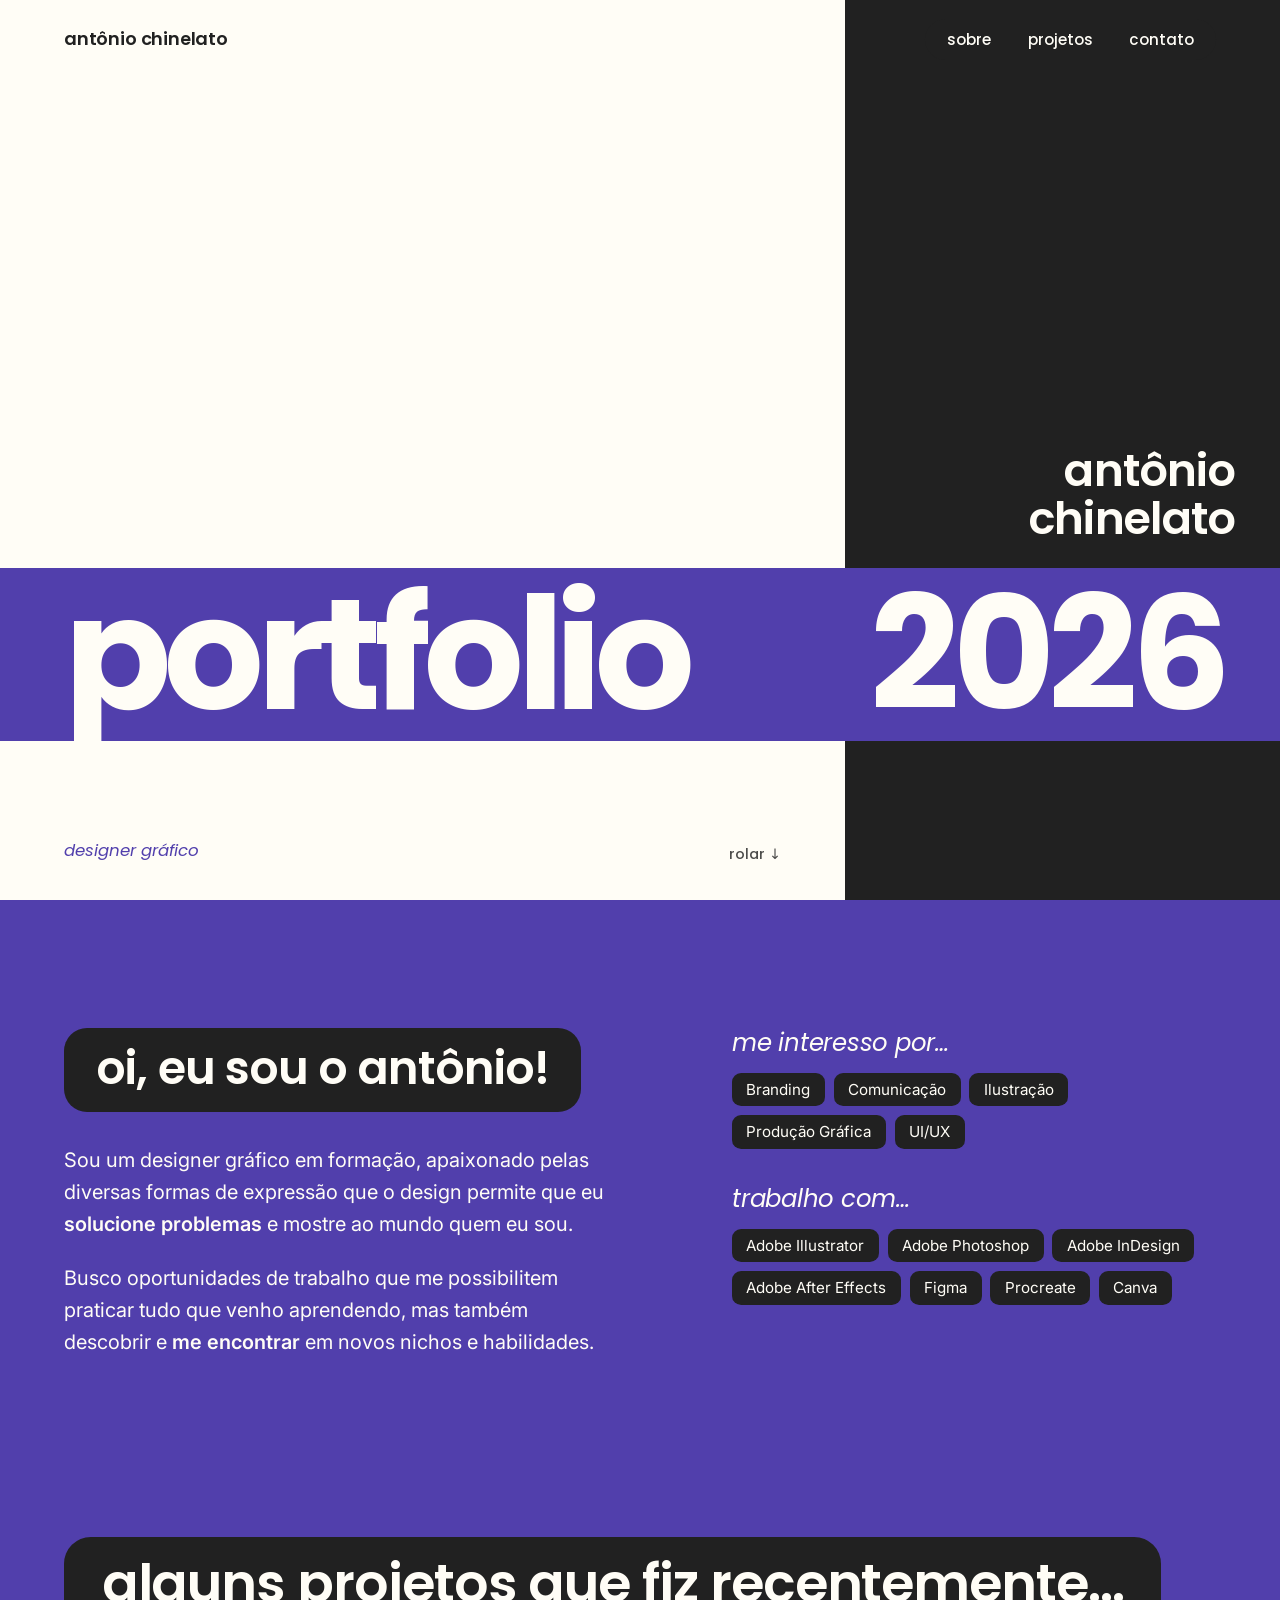
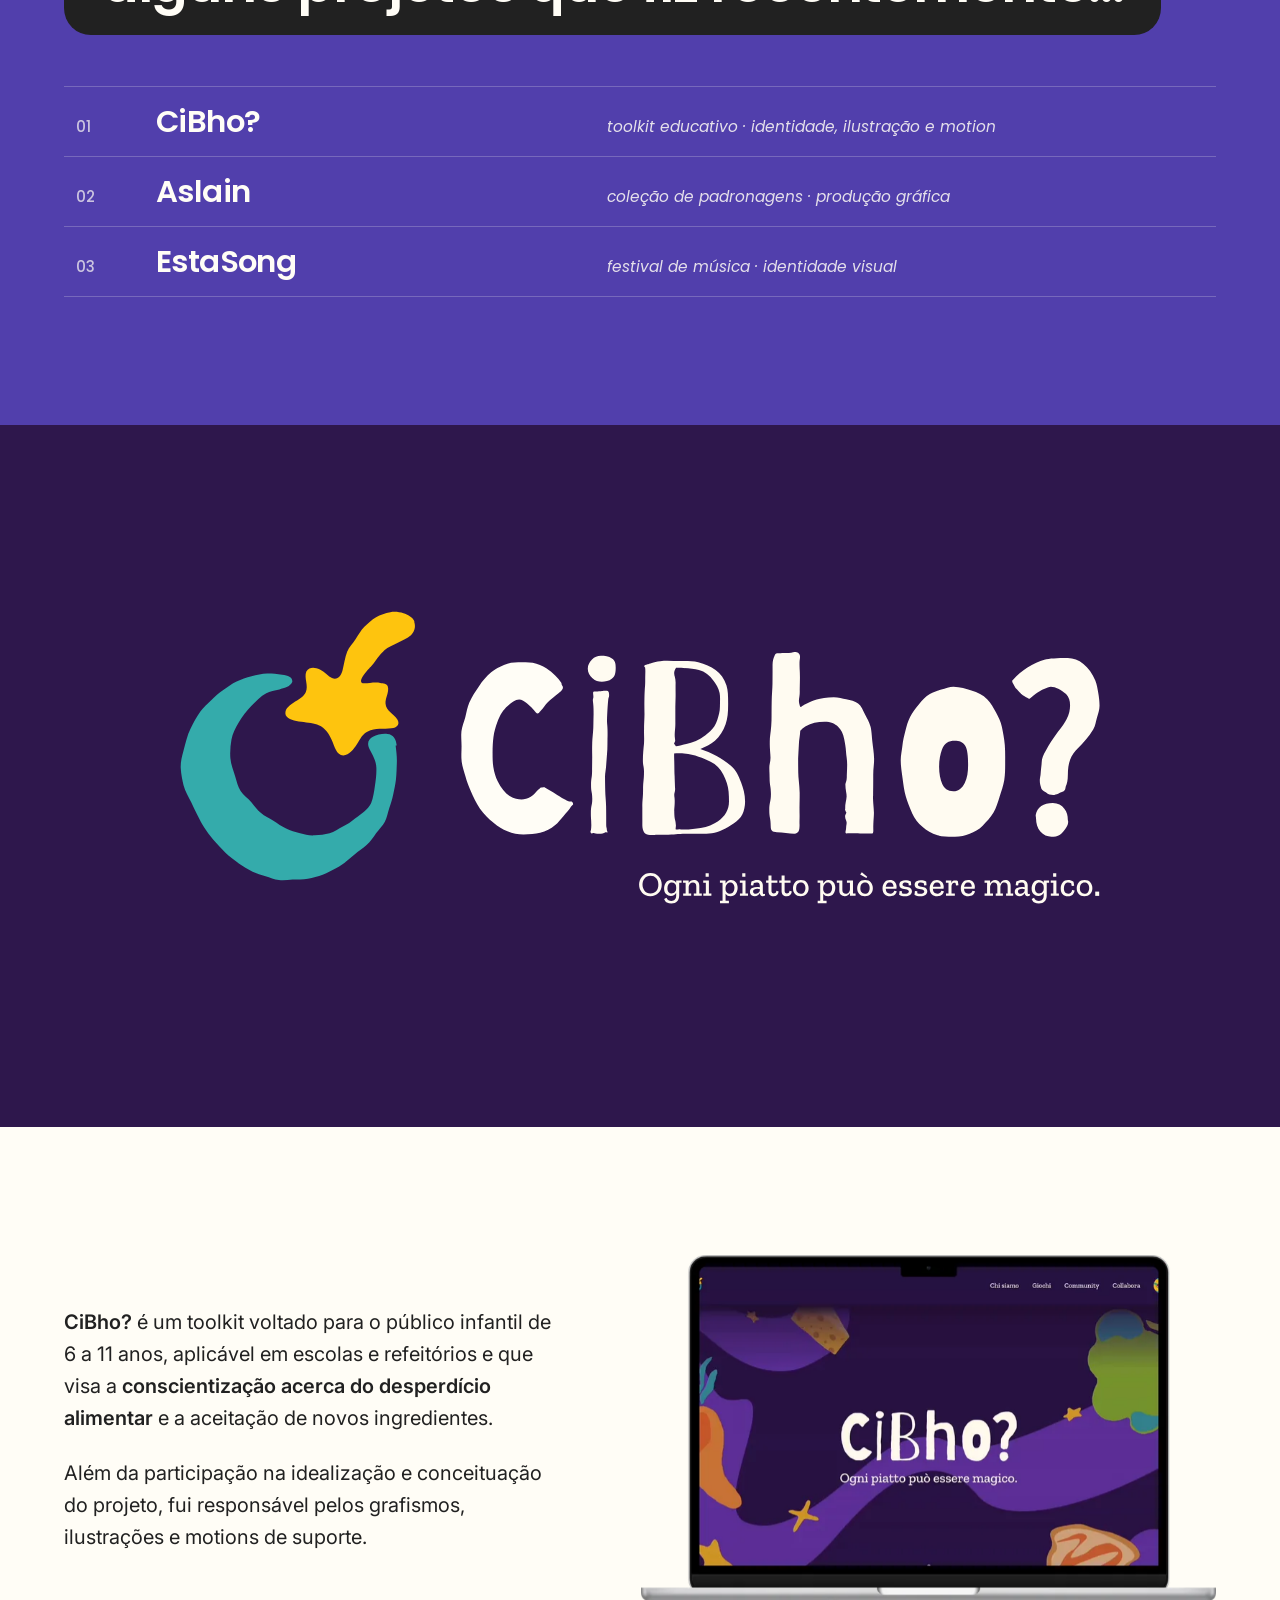
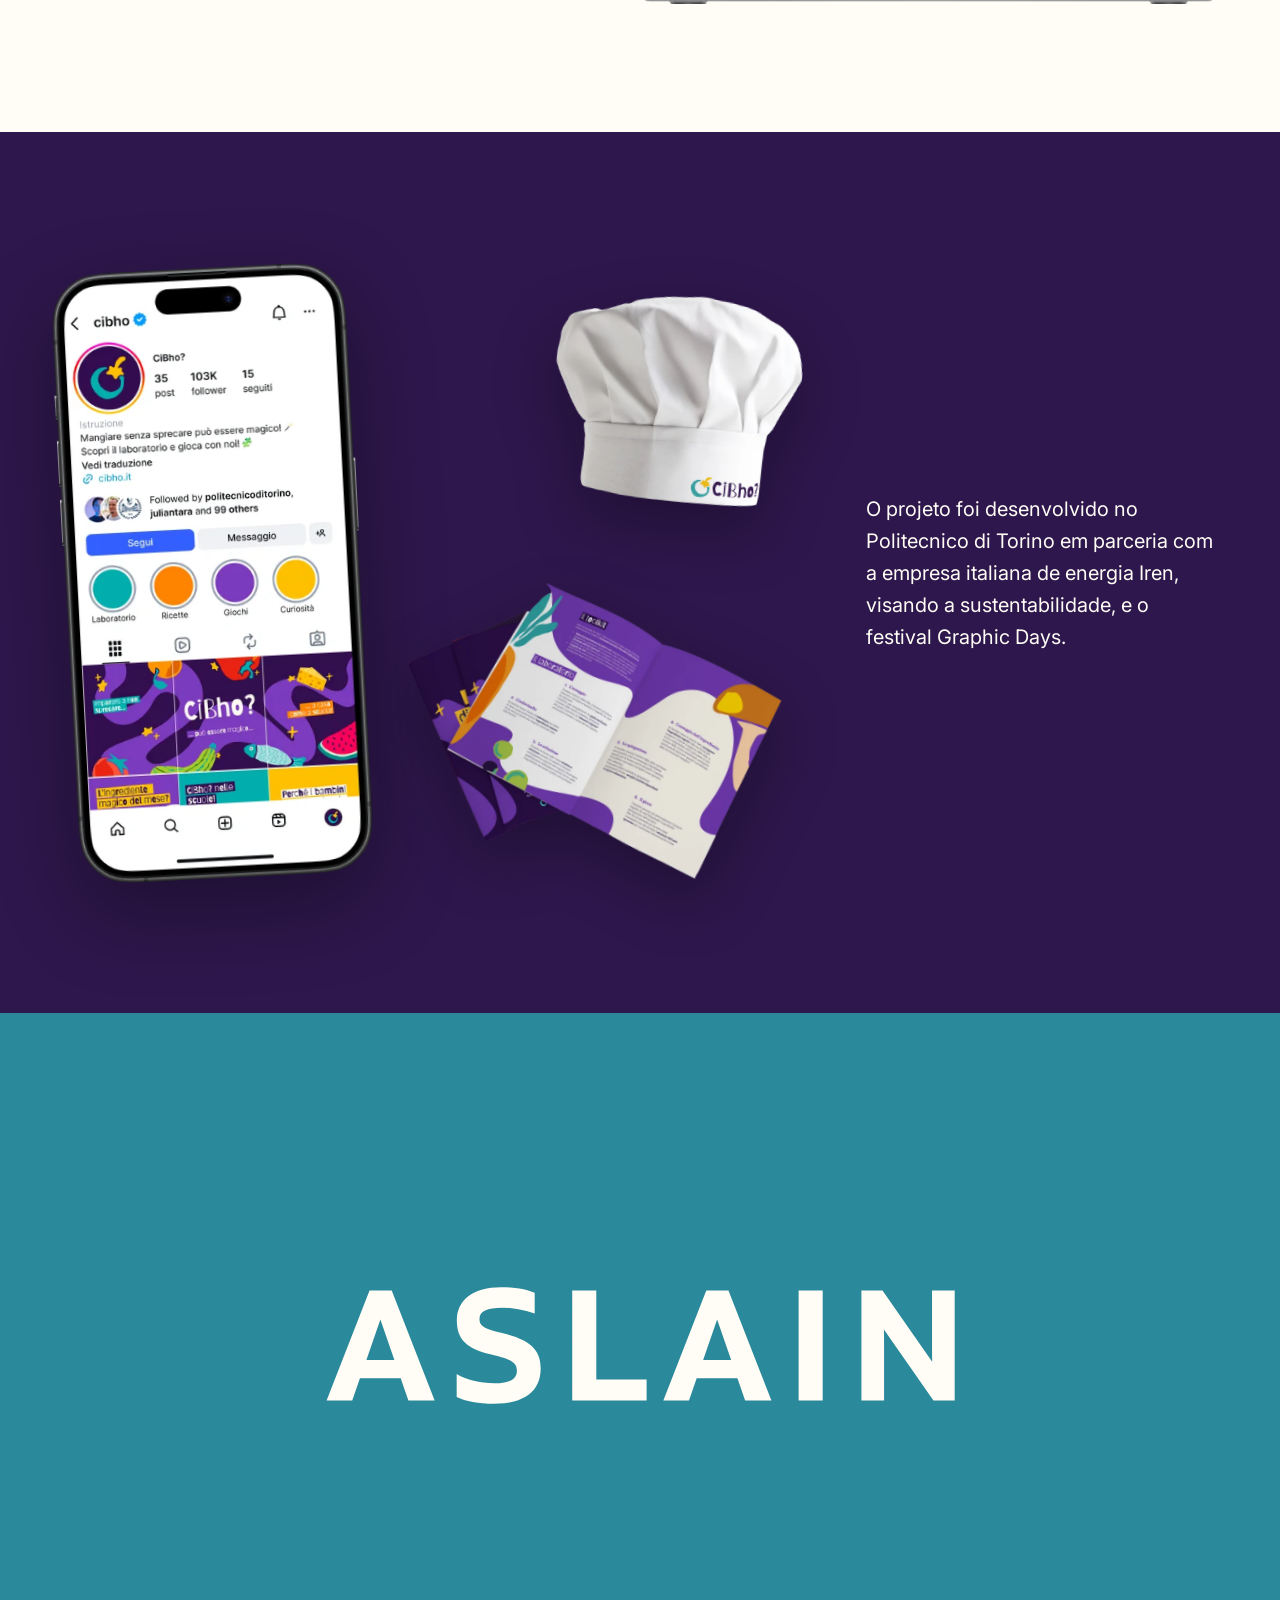
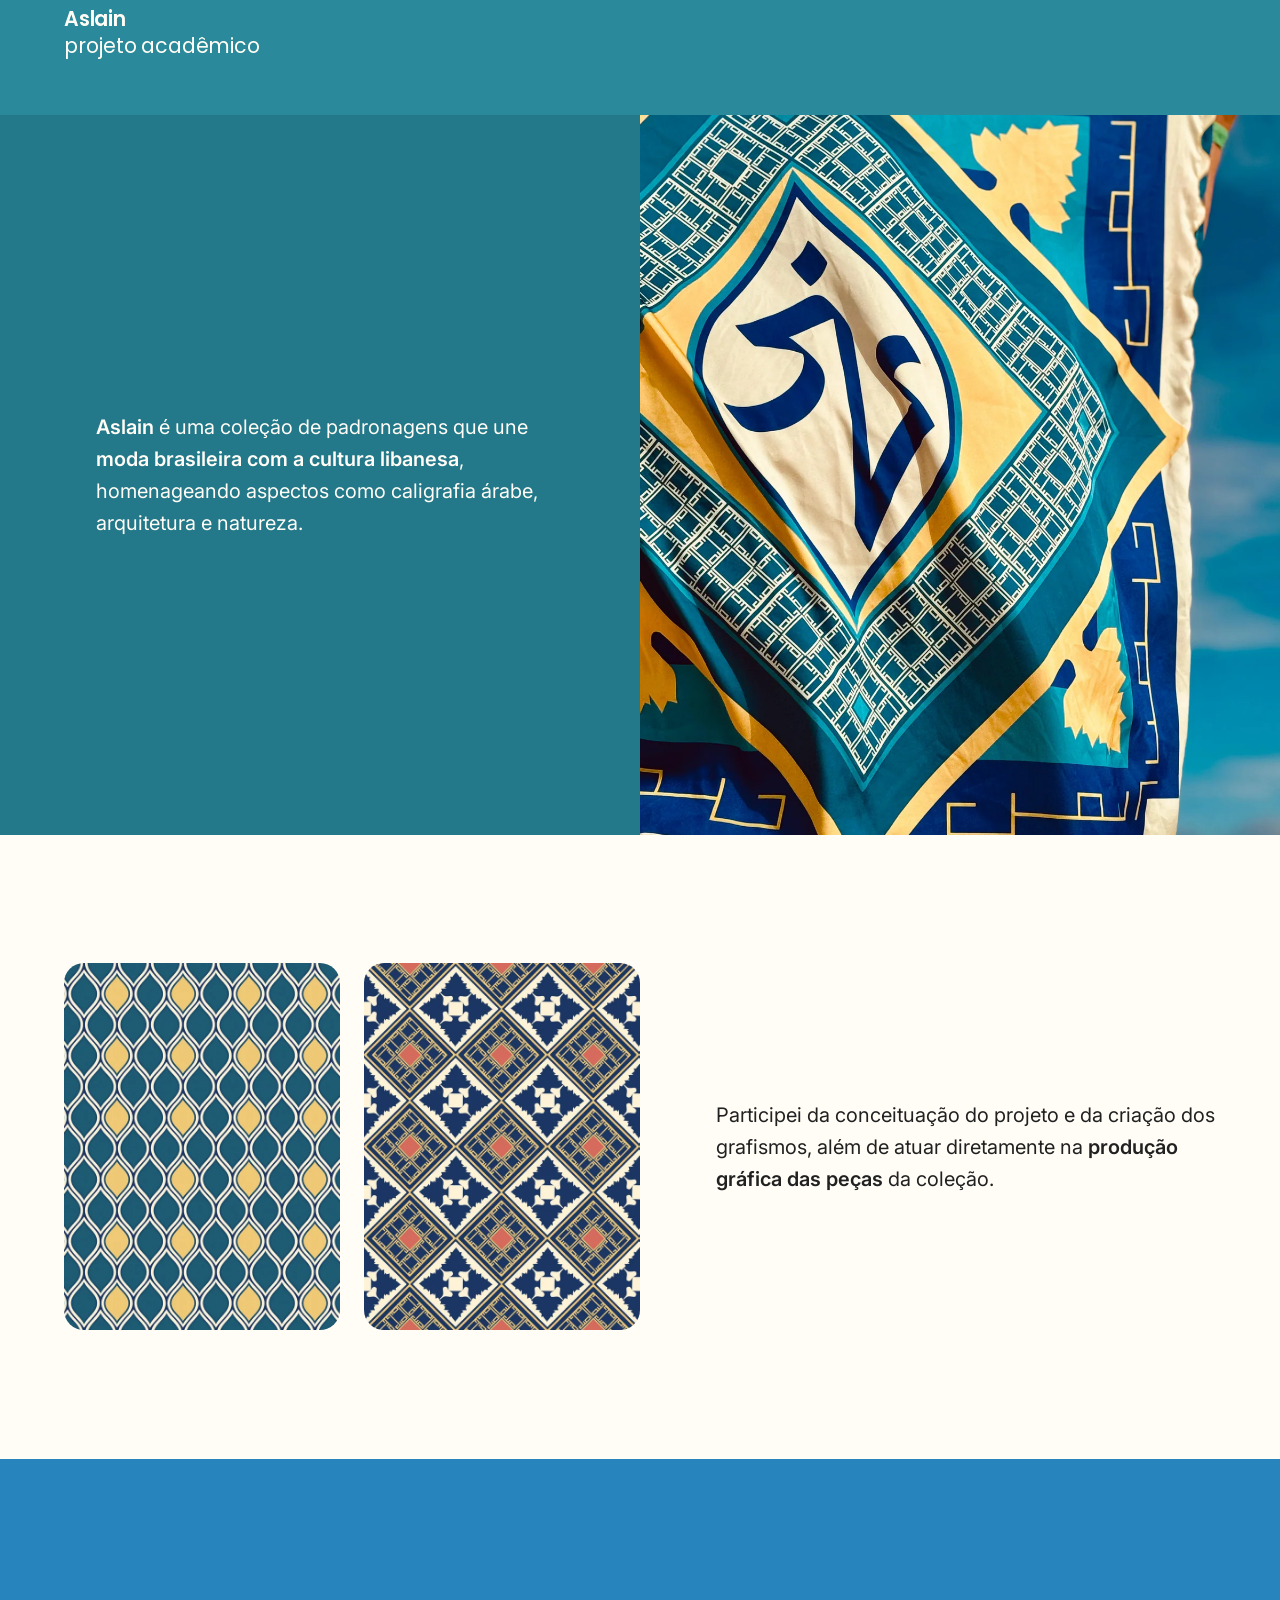
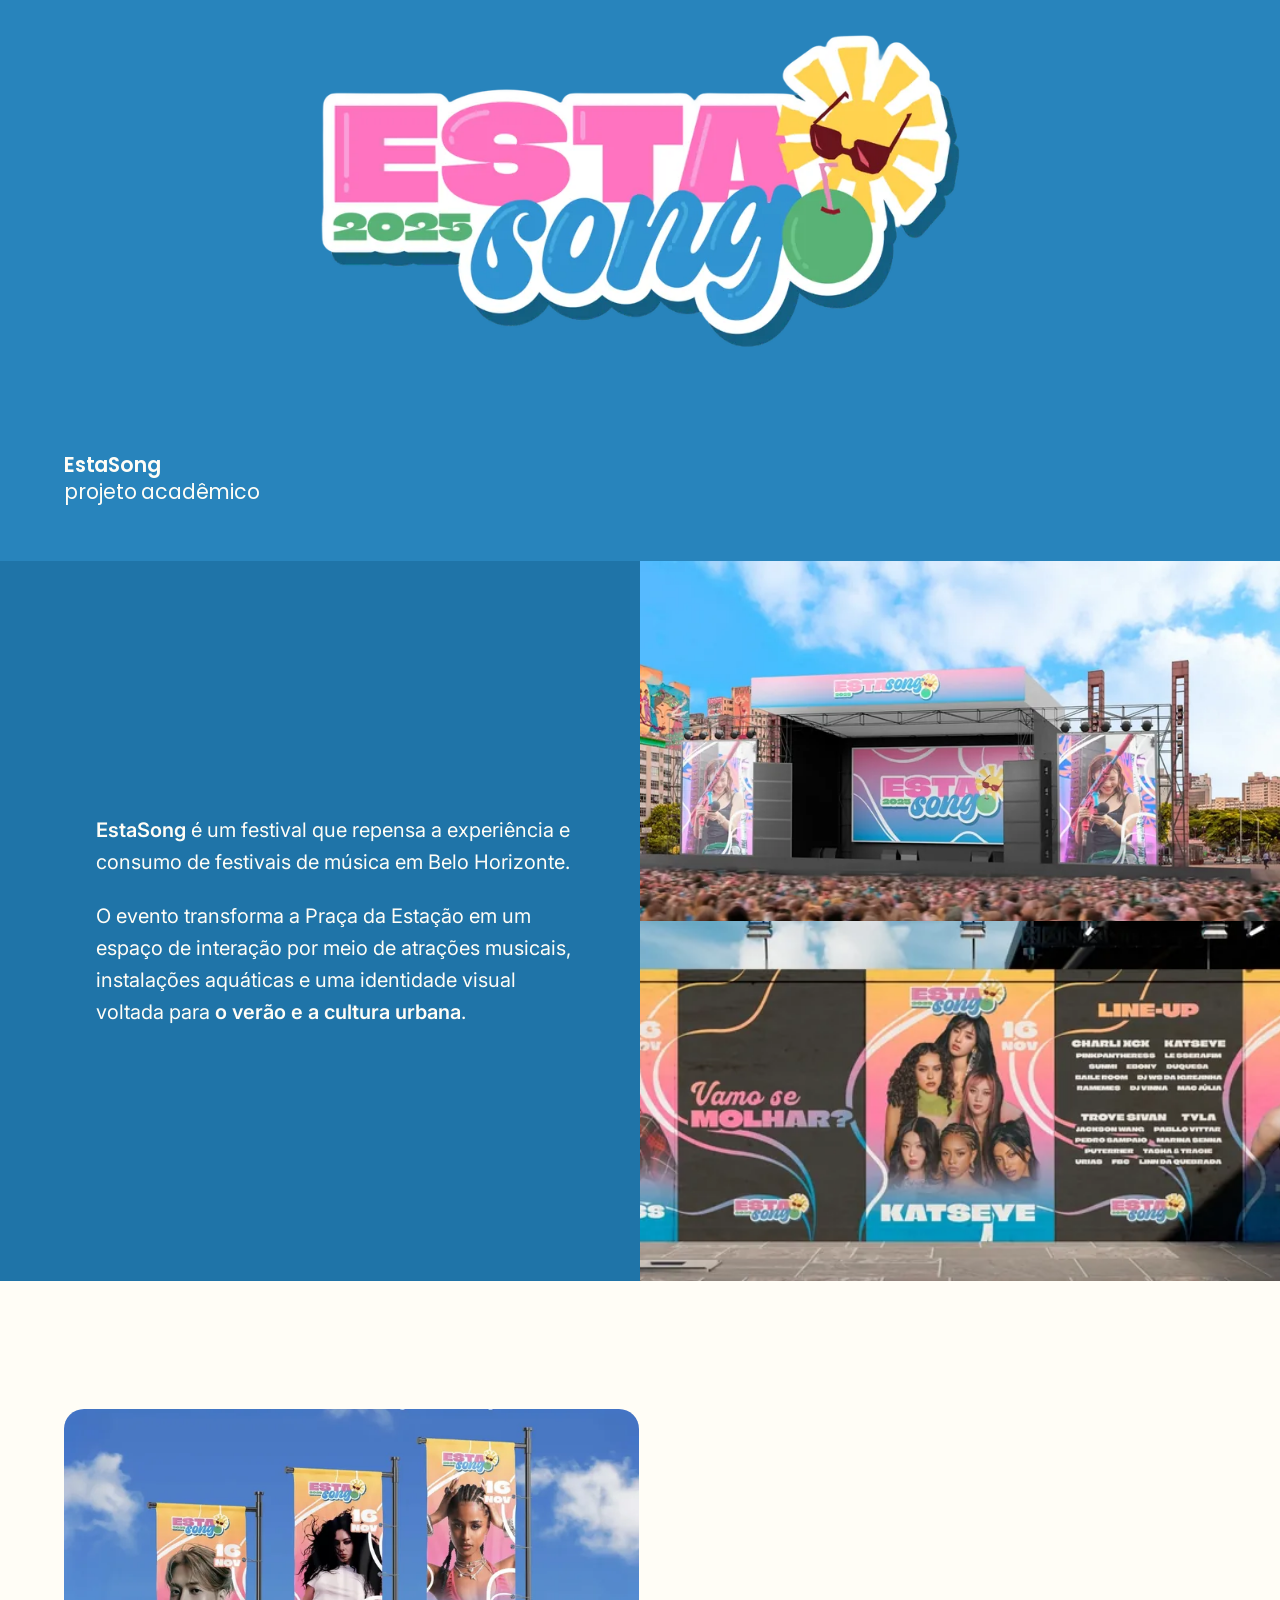
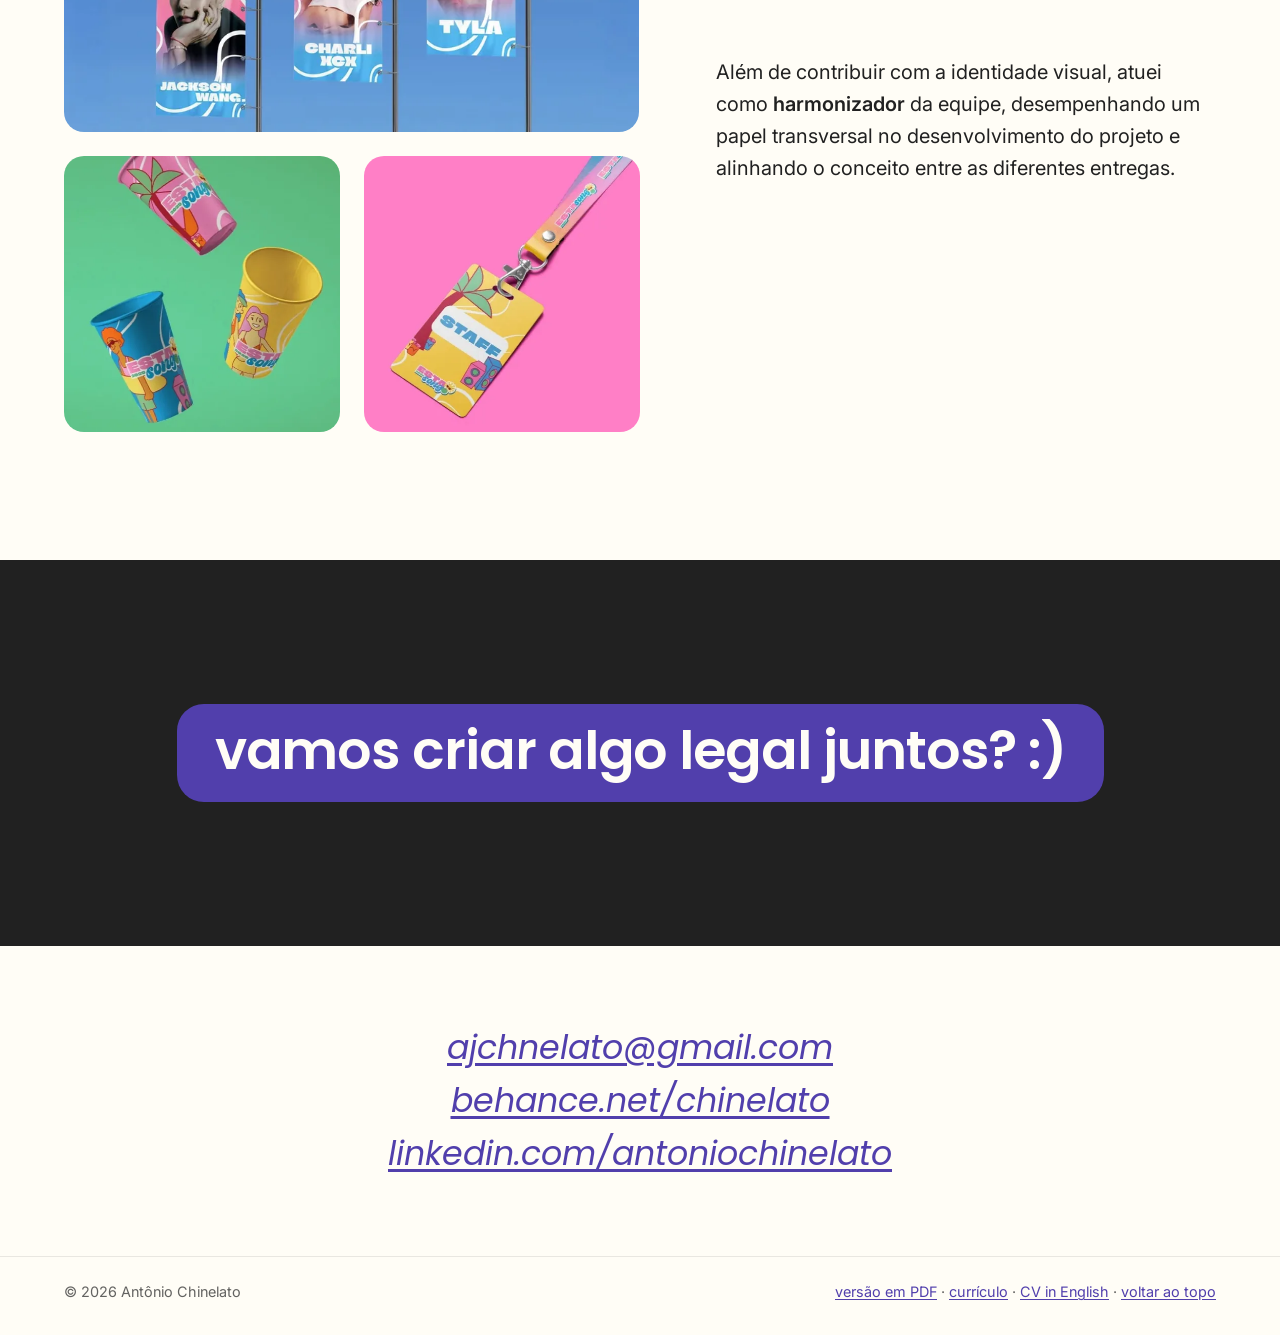
<file: index.html>
<!doctype html>
<html lang="pt-BR" class="no-js">
  <head>
    <meta charset="utf-8" />
    <meta name="viewport" content="width=device-width, initial-scale=1" />
    <title>Antônio Chinelato · Portfolio 2026 — Designer Gráfico</title>
    <meta
      name="description"
      content="Portfólio 2026 de Antônio Chinelato, designer gráfico: branding, comunicação, ilustração, produção gráfica e UI/UX. Projetos CiBho?, Aslain e EstaSong."
    />
    <meta name="author" content="Antônio Chinelato" />
    <meta name="theme-color" content="#513fac" />
    <link rel="canonical" href="https://chinelato.com/" />

    <meta property="og:type" content="website" />
    <meta property="og:locale" content="pt_BR" />
    <meta property="og:site_name" content="Antônio Chinelato" />
    <meta property="og:title" content="Antônio Chinelato · Portfolio 2026" />
    <meta
      property="og:description"
      content="Designer gráfico. Branding, comunicação, ilustração, produção gráfica e UI/UX."
    />
    <meta property="og:url" content="https://chinelato.com/" />
    <meta
      property="og:image"
      content="https://chinelato.com/assets/img/og-image.jpg"
    />
    <meta property="og:image:width" content="1200" />
    <meta property="og:image:height" content="675" />
    <meta
      property="og:image:alt"
      content="Capa do portfolio 2026 de Antônio Chinelato"
    />
    <meta name="twitter:card" content="summary_large_image" />
    <meta name="twitter:title" content="Antônio Chinelato · Portfolio 2026" />
    <meta
      name="twitter:description"
      content="Designer gráfico. Branding, comunicação, ilustração, produção gráfica e UI/UX."
    />
    <meta
      name="twitter:image"
      content="https://chinelato.com/assets/img/og-image.jpg"
    />

    <link rel="icon" href="favicon.svg" type="image/svg+xml" />
    <link rel="apple-touch-icon" href="apple-touch-icon.png" />

    <link rel="preconnect" href="https://fonts.googleapis.com" />
    <link rel="preconnect" href="https://fonts.gstatic.com" crossorigin />
    <link
      rel="stylesheet"
      href="https://fonts.googleapis.com/css2?family=Inter:wght@400;600&family=Poppins:ital,wght@0,500;0,600;0,700;1,400&display=swap"
    />
    <link rel="stylesheet" href="css/style.css" />
    <script>
      document.documentElement.className =
        document.documentElement.className.replace("no-js", "js");
    </script>

    <script type="application/ld+json">
      {
        "@context": "https://schema.org",
        "@type": "Person",
        "name": "Antônio Chinelato",
        "jobTitle": "Designer Gráfico",
        "url": "https://chinelato.com/",
        "email": "mailto:ajchnelato@gmail.com",
        "sameAs": [
          "https://www.behance.net/chinelato",
          "https://www.linkedin.com/in/antoniochinelato"
        ],
        "knowsAbout": [
          "Branding",
          "Comunicação",
          "Ilustração",
          "Produção Gráfica",
          "UI/UX"
        ]
      }
    </script>
  </head>
  <body>
    <a class="skip-link" href="#conteudo">Pular para o conteúdo</a>

    <header class="site-header">
      <nav class="nav" aria-label="Principal">
        <a class="nav__brand" href="#inicio">antônio chinelato</a>
        <ul class="nav__links">
          <li><a href="#sobre">sobre</a></li>
          <li><a href="#projetos">projetos</a></li>
          <li><a href="#contato">contato</a></li>
        </ul>
      </nav>
    </header>

    <main id="conteudo">
      <!-- ====================== HERO ====================== -->
      <section class="hero" id="inicio" aria-labelledby="hero-title">
        <div class="hero__column" aria-hidden="true"></div>

        <h1 class="hero__name" id="hero-title">
          <span class="hero__name-line">antônio</span>
          <span class="hero__name-line">chinelato</span>
          <span class="visually-hidden">
            — designer gráfico, portfolio 2026</span
          >
        </h1>

        <p class="hero__band">
          <span class="visually-hidden">portfolio 2026</span>
          <span class="hero__word hero__word--a" aria-hidden="true" data-split
            >portfolio</span
          >
          <span class="hero__word hero__word--b" aria-hidden="true" data-split
            >2026</span
          >
        </p>

        <div class="hero__foot">
          <p class="hero__caption">designer gráfico</p>
          <a class="hero__scroll" href="#sobre"
            >rolar <span aria-hidden="true">↓</span></a
          >
        </div>
      </section>

      <!-- ====================== SOBRE ====================== -->
      <section class="about" id="sobre" aria-labelledby="sobre-title">
        <div class="container about__grid">
          <div class="about__intro">
            <h2 class="pill reveal" id="sobre-title">oi, eu sou o antônio!</h2>
            <p class="reveal" style="--d: 0.1s">
              Sou um designer gráfico em formação, apaixonado pelas diversas
              formas de expressão que o design permite que eu
              <strong>solucione problemas</strong> e mostre ao mundo quem eu
              sou.
            </p>
            <p class="reveal" style="--d: 0.2s">
              Busco oportunidades de trabalho que me possibilitem praticar tudo
              que venho aprendendo, mas também descobrir e
              <strong>me encontrar</strong> em novos nichos e habilidades.
            </p>
          </div>

          <div class="about__tags">
            <h3 class="kicker reveal" id="interesses">me interesso por…</h3>
            <ul
              class="chips reveal"
              aria-labelledby="interesses"
              style="--d: 0.1s"
            >
              <li>Branding</li>
              <li>Comunicação</li>
              <li>Ilustração</li>
              <li>Produção Gráfica</li>
              <li>UI/UX</li>
            </ul>

            <h3 class="kicker reveal" id="ferramentas" style="--d: 0.15s">
              trabalho com…
            </h3>
            <ul
              class="chips reveal"
              aria-labelledby="ferramentas"
              style="--d: 0.25s"
            >
              <li>Adobe Illustrator</li>
              <li>Adobe Photoshop</li>
              <li>Adobe InDesign</li>
              <li>Adobe After Effects</li>
              <li>Figma</li>
              <li>Procreate</li>
              <li>Canva</li>
            </ul>
          </div>
        </div>
      </section>

      <!-- ====================== PROJETOS ====================== -->
      <section id="projetos" aria-labelledby="projetos-title">
        <div class="projects-intro">
          <div class="container">
            <h2 class="pill pill--lg reveal" id="projetos-title">
              alguns projetos que fiz recentemente…
            </h2>
            <ol class="index reveal" style="--d: 0.15s">
              <li class="index__item" style="--accent: var(--cibho-teal)">
                <a href="#cibho">
                  <span class="index__num" aria-hidden="true">01</span>
                  <span class="index__name">CiBho?</span>
                  <span class="index__type"
                    >toolkit educativo · identidade, ilustração e motion</span
                  >
                </a>
              </li>
              <li class="index__item" style="--accent: var(--aslain)">
                <a href="#aslain">
                  <span class="index__num" aria-hidden="true">02</span>
                  <span class="index__name">Aslain</span>
                  <span class="index__type"
                    >coleção de padronagens · produção gráfica</span
                  >
                </a>
              </li>
              <li class="index__item" style="--accent: var(--estasong-pink)">
                <a href="#estasong">
                  <span class="index__num" aria-hidden="true">03</span>
                  <span class="index__name">EstaSong</span>
                  <span class="index__type"
                    >festival de música · identidade visual</span
                  >
                </a>
              </li>
            </ol>
          </div>
        </div>

        <!-- ---------- CiBho? ---------- -->
        <article
          class="project project--cibho"
          id="cibho"
          aria-labelledby="cibho-title"
        >
          <header class="project__hero">
            <img
              class="project__logo reveal reveal--zoom"
              src="assets/img/cibho-logo.svg"
              width="1258"
              height="408"
              alt="Logotipo CiBho? — uma espiral turquesa com uma estrela amarela, seguida do slogan “Ogni piatto può essere magico.”"
              loading="lazy"
              decoding="async"
            />
            <h2
              class="project__title reveal"
              id="cibho-title"
              style="--d: 0.2s"
            >
              CiBho? <span class="project__type">projeto acadêmico</span>
            </h2>
          </header>

          <div class="project__body project__body--cream">
            <div class="container split">
              <div class="split__text">
                <p class="reveal">
                  <strong>CiBho?</strong> é um toolkit voltado para o público
                  infantil de 6 a 11 anos, aplicável em escolas e refeitórios e
                  que visa a
                  <strong
                    >conscientização acerca do desperdício alimentar</strong
                  >
                  e a aceitação de novos ingredientes.
                </p>
                <p class="reveal" style="--d: 0.1s">
                  Além da participação na idealização e conceituação do projeto,
                  fui responsável pelos grafismos, ilustrações e motions de
                  suporte.
                </p>
              </div>
              <figure class="split__media reveal" style="--d: 0.15s">
                <img
                  src="assets/img/cibho-site-laptop.webp"
                  srcset="
                    assets/img/cibho-site-laptop-sm.webp  800w,
                    assets/img/cibho-site-laptop.webp    1800w
                  "
                  sizes="(max-width: 56rem) 100vw, 50vw"
                  width="1800"
                  height="1091"
                  alt="Notebook exibindo a página inicial do site CiBho?, com ilustrações de alimentos sobre fundo roxo"
                  loading="lazy"
                  decoding="async"
                />
              </figure>
            </div>
          </div>

          <div class="project__body project__body--cibho">
            <div class="container collage collage--cibho">
              <figure class="collage__phone reveal" style="--d: 0.05s">
                <div class="float" style="--r: -3deg; --t: 7s">
                  <img
                    src="assets/img/cibho-instagram-phone.webp"
                    srcset="
                      assets/img/cibho-instagram-phone-sm.webp 390w,
                      assets/img/cibho-instagram-phone.webp    682w
                    "
                    sizes="(max-width: 56rem) 70vw, 24vw"
                    width="682"
                    height="1400"
                    alt="Smartphone mostrando o perfil do CiBho? no Instagram, com destaques e publicações ilustradas"
                    loading="lazy"
                    decoding="async"
                  />
                </div>
              </figure>
              <div class="collage__objects">
                <figure class="collage__hat reveal" style="--d: 0.15s">
                  <div class="float" style="--r: 6deg; --t: 8s; --delay: -2s">
                    <img
                      src="assets/img/cibho-chef-hat.webp"
                      srcset="
                        assets/img/cibho-chef-hat-sm.webp  800w,
                        assets/img/cibho-chef-hat.webp    1200w
                      "
                      sizes="(max-width: 56rem) 45vw, 22vw"
                      width="1200"
                      height="1200"
                      alt="Chapéu de chef branco com o logotipo CiBho? bordado na borda"
                      loading="lazy"
                      decoding="async"
                    />
                  </div>
                </figure>
                <figure class="collage__brochure reveal" style="--d: 0.25s">
                  <div class="float" style="--r: -4deg; --t: 9s; --delay: -4s">
                    <img
                      src="assets/img/cibho-brochure.webp"
                      srcset="
                        assets/img/cibho-brochure-sm.webp  800w,
                        assets/img/cibho-brochure.webp    1600w
                      "
                      sizes="(max-width: 56rem) 60vw, 30vw"
                      width="1600"
                      height="1320"
                      alt="Folder impresso do CiBho? aberto, com ilustrações de vegetais e textos em italiano"
                      loading="lazy"
                      decoding="async"
                    />
                  </div>
                </figure>
              </div>
              <div class="collage__text">
                <p class="reveal" style="--d: 0.2s">
                  O projeto foi desenvolvido no Politecnico di Torino em
                  parceria com a empresa italiana de energia Iren, visando a
                  sustentabilidade, e o festival Graphic Days.
                </p>
              </div>
            </div>
          </div>
        </article>

        <!-- ---------- Aslain ---------- -->
        <article
          class="project project--aslain"
          id="aslain"
          aria-labelledby="aslain-title"
        >
          <header class="project__hero">
            <img
              class="project__logo project__logo--aslain reveal reveal--zoom"
              src="assets/img/aslain-logo.svg"
              width="724"
              height="144"
              alt="Logotipo ASLAIN em letras maiúsculas espaçadas"
              loading="lazy"
              decoding="async"
            />
            <h2
              class="project__title reveal"
              id="aslain-title"
              style="--d: 0.2s"
            >
              Aslain <span class="project__type">projeto acadêmico</span>
            </h2>
          </header>

          <div class="project__body project__body--aslain-deep">
            <div class="bleed">
              <div class="bleed__text">
                <p class="reveal">
                  <strong>Aslain</strong> é uma coleção de padronagens que une
                  <strong>moda brasileira com a cultura libanesa</strong>,
                  homenageando aspectos como caligrafia árabe, arquitetura e
                  natureza.
                </p>
              </div>
              <figure class="bleed__media reveal" style="--d: 0.1s">
                <img
                  src="assets/img/aslain-scarf.webp"
                  srcset="
                    assets/img/aslain-scarf-sm.webp  600w,
                    assets/img/aslain-scarf.webp    1200w
                  "
                  sizes="(max-width: 56rem) 100vw, 50vw"
                  width="1200"
                  height="1600"
                  alt="Lenço de seda da coleção Aslain ao vento, com caligrafia árabe estilizada em azul sobre losango creme e bordas geométricas douradas"
                  loading="lazy"
                  decoding="async"
                />
              </figure>
            </div>
          </div>

          <div class="project__body project__body--cream">
            <div class="container split split--reverse">
              <div class="split__text">
                <p class="reveal">
                  Participei da conceituação do projeto e da criação dos
                  grafismos, além de atuar diretamente na
                  <strong>produção gráfica das peças</strong> da coleção.
                </p>
              </div>
              <div class="pattern-grid">
                <figure class="card-img reveal" style="--d: 0.05s">
                  <img
                    src="assets/img/aslain-pattern-1.webp"
                    srcset="
                      assets/img/aslain-pattern-1-sm.webp  800w,
                      assets/img/aslain-pattern-1.webp    1200w
                    "
                    sizes="(max-width: 56rem) 50vw, 25vw"
                    width="1200"
                    height="1200"
                    alt="Padronagem Aslain com gotas azul-petróleo e douradas contornadas em creme"
                    loading="lazy"
                    decoding="async"
                  />
                </figure>
                <figure class="card-img reveal" style="--d: 0.15s">
                  <img
                    src="assets/img/aslain-pattern-2.webp"
                    srcset="
                      assets/img/aslain-pattern-2-sm.webp  800w,
                      assets/img/aslain-pattern-2.webp    1200w
                    "
                    sizes="(max-width: 56rem) 50vw, 25vw"
                    width="1200"
                    height="1200"
                    alt="Padronagem Aslain com losangos azul-marinho, treliças douradas e centros coral"
                    loading="lazy"
                    decoding="async"
                  />
                </figure>
              </div>
            </div>
          </div>
        </article>

        <!-- ---------- EstaSong ---------- -->
        <article
          class="project project--estasong"
          id="estasong"
          aria-labelledby="estasong-title"
        >
          <header class="project__hero">
            <img
              class="project__logo project__logo--estasong reveal reveal--zoom"
              src="assets/img/estasong-logo.webp"
              srcset="
                assets/img/estasong-logo-sm.webp  800w,
                assets/img/estasong-logo.webp    1168w
              "
              sizes="(max-width: 56rem) 80vw, 40vw"
              width="1168"
              height="569"
              alt="Logotipo EstaSong 2025 em letras rosa e azul com um sol de óculos escuros e um coco com canudo"
              loading="lazy"
              decoding="async"
            />
            <h2
              class="project__title reveal"
              id="estasong-title"
              style="--d: 0.2s"
            >
              EstaSong <span class="project__type">projeto acadêmico</span>
            </h2>
          </header>

          <div class="project__body project__body--estasong-deep">
            <div class="bleed">
              <div class="bleed__text">
                <p class="reveal">
                  <strong>EstaSong</strong> é um festival que repensa a
                  experiência e consumo de festivais de música em Belo
                  Horizonte.
                </p>
                <p class="reveal" style="--d: 0.1s">
                  O evento transforma a Praça da Estação em um espaço de
                  interação por meio de atrações musicais, instalações aquáticas
                  e uma identidade visual voltada para
                  <strong>o verão e a cultura urbana</strong>.
                </p>
              </div>
              <div class="bleed__media bleed__media--stack">
                <figure class="reveal" style="--d: 0.1s">
                  <img
                    src="assets/img/estasong-stage.webp"
                    srcset="
                      assets/img/estasong-stage-sm.webp  800w,
                      assets/img/estasong-stage.webp    1600w
                    "
                    sizes="(max-width: 56rem) 100vw, 50vw"
                    width="1600"
                    height="909"
                    alt="Palco do festival EstaSong com telões e banners rosa e azul diante de uma multidão"
                    loading="lazy"
                    decoding="async"
                  />
                </figure>
                <figure class="reveal" style="--d: 0.2s">
                  <img
                    src="assets/img/estasong-posters.webp"
                    srcset="
                      assets/img/estasong-posters-sm.webp  800w,
                      assets/img/estasong-posters.webp    1600w
                    "
                    sizes="(max-width: 56rem) 100vw, 50vw"
                    width="1600"
                    height="614"
                    alt="Sequência de cartazes do EstaSong em um muro, com os artistas Pink Pantheress, Katseye e Troye Sivan e o line-up do festival"
                    loading="lazy"
                    decoding="async"
                  />
                </figure>
              </div>
            </div>
          </div>

          <div class="project__body project__body--cream">
            <div class="container split split--reverse">
              <div class="split__text">
                <p class="reveal">
                  Além de contribuir com a identidade visual, atuei como
                  <strong>harmonizador</strong> da equipe, desempenhando um
                  papel transversal no desenvolvimento do projeto e alinhando o
                  conceito entre as diferentes entregas.
                </p>
              </div>
              <div class="mosaic">
                <figure class="card-img card-img--wide reveal">
                  <img
                    src="assets/img/estasong-banners.webp"
                    srcset="
                      assets/img/estasong-banners-sm.webp  800w,
                      assets/img/estasong-banners.webp    1600w
                    "
                    sizes="(max-width: 56rem) 100vw, 50vw"
                    width="1600"
                    height="910"
                    alt="Três bandeiras do EstaSong em postes contra o céu azul, anunciando Jackson Wang, Charli XCX e Tyla"
                    loading="lazy"
                    decoding="async"
                  />
                </figure>
                <figure class="card-img reveal" style="--d: 0.1s">
                  <img
                    src="assets/img/estasong-cups.webp"
                    srcset="
                      assets/img/estasong-cups-sm.webp 800w,
                      assets/img/estasong-cups.webp    926w
                    "
                    sizes="(max-width: 56rem) 50vw, 25vw"
                    width="926"
                    height="622"
                    alt="Copos coloridos do EstaSong flutuando sobre fundo verde"
                    loading="lazy"
                    decoding="async"
                  />
                </figure>
                <figure class="card-img reveal" style="--d: 0.2s">
                  <img
                    src="assets/img/estasong-lanyard.webp"
                    srcset="
                      assets/img/estasong-lanyard-sm.webp 800w,
                      assets/img/estasong-lanyard.webp    926w
                    "
                    sizes="(max-width: 56rem) 50vw, 25vw"
                    width="926"
                    height="630"
                    alt="Credencial de staff do EstaSong com cordão, sobre fundo rosa"
                    loading="lazy"
                    decoding="async"
                  />
                </figure>
              </div>
            </div>
          </div>
        </article>
      </section>

      <!-- ====================== CONTATO ====================== -->
      <section class="contact" id="contato" aria-labelledby="contato-title">
        <div class="contact__top">
          <h2 class="pill pill--purple pill--lg reveal" id="contato-title">
            vamos criar algo legal juntos? :)
          </h2>
        </div>
        <div class="contact__links">
          <ul class="reveal" style="--d: 0.1s">
            <li>
              <a href="mailto:ajchnelato@gmail.com"
                ><span class="visually-hidden">E-mail: </span
                >ajchnelato@gmail.com</a
              >
            </li>
            <li>
              <a
                href="https://www.behance.net/chinelato"
                rel="me noopener"
                target="_blank"
                ><span class="visually-hidden">Behance: </span
                >behance.net/chinelato<span class="visually-hidden">
                  (abre em nova aba)</span
                ></a
              >
            </li>
            <li>
              <a
                href="https://www.linkedin.com/in/antoniochinelato"
                rel="me noopener"
                target="_blank"
                ><span class="visually-hidden">LinkedIn: </span
                >linkedin.com/antoniochinelato<span class="visually-hidden">
                  (abre em nova aba)</span
                ></a
              >
            </li>
          </ul>
        </div>
      </section>
    </main>

    <footer class="site-footer">
      <div class="container site-footer__inner">
        <p>© 2026 Antônio Chinelato</p>
        <p>
          <a
            href="pdf/portfolio-2026-antonio-chinelato.pdf"
            type="application/pdf"
            target="_blank"
            rel="noopener"
            >versão em PDF<span class="visually-hidden">
              (abre em nova aba)</span
            ></a
          >
          · <a href="curriculo.html">currículo</a> ·
          <a href="resume.html" hreflang="en" lang="en">CV in English</a> ·
          <a href="#inicio">voltar ao topo</a>
        </p>
      </div>
    </footer>

    <script src="js/main.js" defer></script>
  </body>
</html>
</file>
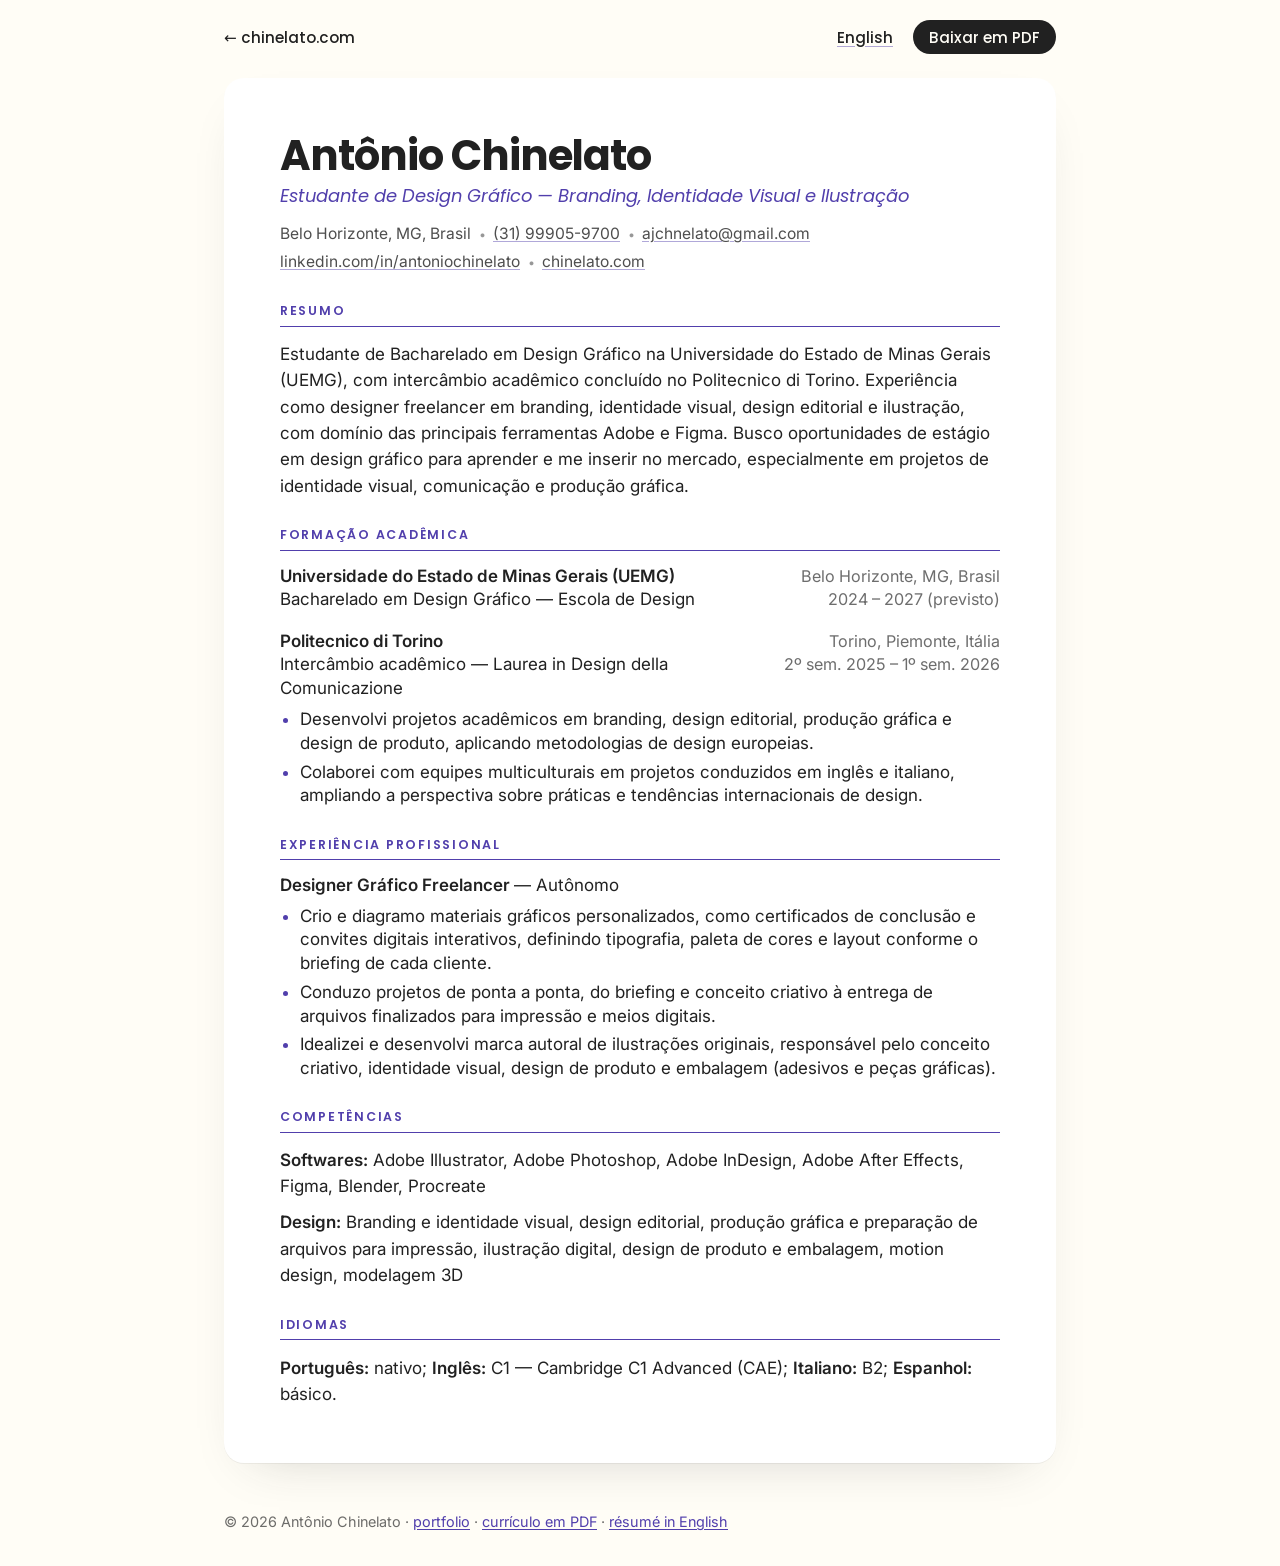
<file: curriculo.html>
<!DOCTYPE html>
<html lang="pt-BR" class="no-js">
<head>
  <meta charset="utf-8">
  <meta name="viewport" content="width=device-width, initial-scale=1">
  <title>Currículo — Antônio Chinelato</title>
  <meta name="description" content="Currículo de Antônio Chinelato, estudante de Design Gráfico na UEMG com intercâmbio no Politecnico di Torino. Branding, identidade visual, design editorial e ilustração.">
  <meta name="author" content="Antônio Chinelato">
  <meta name="theme-color" content="#513fac">
  <link rel="canonical" href="https://chinelato.com/curriculo.html">
  <link rel="alternate" hreflang="pt-BR" href="https://chinelato.com/curriculo.html">
  <link rel="alternate" hreflang="en" href="https://chinelato.com/resume.html">
  <meta property="og:type" content="profile">
  <meta property="og:locale" content="pt_BR">
  <meta property="og:locale:alternate" content="en_US">
  <meta property="og:title" content="Currículo — Antônio Chinelato">
  <meta property="og:description" content="Estudante de Design Gráfico — Branding, Identidade Visual e Ilustração.">
  <meta property="og:url" content="https://chinelato.com/curriculo.html">
  <meta property="og:image" content="https://chinelato.com/assets/img/og-image.jpg">
  <link rel="icon" href="favicon.svg" type="image/svg+xml">
  <link rel="apple-touch-icon" href="apple-touch-icon.png">
  <link rel="preconnect" href="https://fonts.googleapis.com">
  <link rel="preconnect" href="https://fonts.gstatic.com" crossorigin>
  <link rel="stylesheet" href="https://fonts.googleapis.com/css2?family=Inter:wght@400;600&family=Poppins:ital,wght@0,500;0,600;0,700;1,400&display=swap">
  <link rel="stylesheet" href="css/style.css">
  <link rel="stylesheet" href="css/curriculo.css">
  <script>document.documentElement.className = document.documentElement.className.replace('no-js', 'js');</script>
</head>
<body class="cv">
  <a class="skip-link" href="#conteudo">Pular para o conteúdo</a>

  <nav class="cv-nav" aria-label="Página">
    <a class="cv-nav__back" href="index.html"><span aria-hidden="true">←</span> chinelato.com</a>
    <div class="cv-nav__actions">
      <a class="cv-nav__lang" href="resume.html" hreflang="en" lang="en">English</a>
      <a class="cv-nav__pdf" href="pdf/curriculo-antonio-chinelato.pdf" type="application/pdf" download="curriculo-antonio-chinelato.pdf">Baixar em PDF</a>
    </div>
  </nav>

  <main class="cv-page" id="conteudo">
    <header class="cv-header">
      <h1>Antônio Chinelato</h1>
      <p class="cv-role">Estudante de Design Gráfico — Branding, Identidade Visual e Ilustração</p>
      <ul class="cv-contact">
        <li>Belo Horizonte, MG, Brasil</li>
        <li><a href="tel:+5531999059700">(31) 99905-9700</a></li>
        <li><a href="mailto:ajchnelato@gmail.com">ajchnelato@gmail.com</a></li>
      </ul>
      <ul class="cv-contact">
        <li><a href="https://www.linkedin.com/in/antoniochinelato" rel="me noopener" target="_blank">linkedin.com/in/antoniochinelato</a></li>
        <li><a href="https://chinelato.com/">chinelato.com</a></li>
      </ul>
    </header>

    <section class="cv-section" aria-labelledby="cv-resumo">
      <h2 id="cv-resumo">Resumo</h2>
      <p>Estudante de Bacharelado em Design Gráfico na Universidade do Estado de Minas Gerais (UEMG), com intercâmbio acadêmico concluído no Politecnico di Torino. Experiência como designer freelancer em branding, identidade visual, design editorial e ilustração, com domínio das principais ferramentas Adobe e Figma. Busco oportunidades de estágio em design gráfico para aprender e me inserir no mercado, especialmente em projetos de identidade visual, comunicação e produção gráfica.</p>
    </section>

    <section class="cv-section" aria-labelledby="cv-formacao">
      <h2 id="cv-formacao">Formação acadêmica</h2>

      <article class="cv-entry">
        <h3>Universidade do Estado de Minas Gerais (UEMG)</h3>
        <p class="cv-entry__where">Belo Horizonte, MG, Brasil</p>
        <p class="cv-entry__what">Bacharelado em Design Gráfico — Escola de Design</p>
        <p class="cv-entry__when">2024 – 2027 (previsto)</p>
      </article>

      <article class="cv-entry">
        <h3>Politecnico di Torino</h3>
        <p class="cv-entry__where">Torino, Piemonte, Itália</p>
        <p class="cv-entry__what">Intercâmbio acadêmico — Laurea in Design della Comunicazione</p>
        <p class="cv-entry__when">2º sem. 2025 – 1º sem. 2026</p>
        <ul class="cv-list">
          <li>Desenvolvi projetos acadêmicos em branding, design editorial, produção gráfica e design de produto, aplicando metodologias de design europeias.</li>
          <li>Colaborei com equipes multiculturais em projetos conduzidos em inglês e italiano, ampliando a perspectiva sobre práticas e tendências internacionais de design.</li>
        </ul>
      </article>
    </section>

    <section class="cv-section" aria-labelledby="cv-experiencia">
      <h2 id="cv-experiencia">Experiência profissional</h2>

      <article class="cv-entry">
        <h3>Designer Gráfico Freelancer <span class="cv-entry__org">— Autônomo</span></h3>
        <ul class="cv-list">
          <li>Crio e diagramo materiais gráficos personalizados, como certificados de conclusão e convites digitais interativos, definindo tipografia, paleta de cores e layout conforme o briefing de cada cliente.</li>
          <li>Conduzo projetos de ponta a ponta, do briefing e conceito criativo à entrega de arquivos finalizados para impressão e meios digitais.</li>
          <li>Idealizei e desenvolvi marca autoral de ilustrações originais, responsável pelo conceito criativo, identidade visual, design de produto e embalagem (adesivos e peças gráficas).</li>
        </ul>
      </article>
    </section>

    <section class="cv-section" aria-labelledby="cv-competencias">
      <h2 id="cv-competencias">Competências</h2>
      <p><strong>Softwares:</strong> Adobe Illustrator, Adobe Photoshop, Adobe InDesign, Adobe After Effects, Figma, Blender, Procreate</p>
      <p><strong>Design:</strong> Branding e identidade visual, design editorial, produção gráfica e preparação de arquivos para impressão, ilustração digital, design de produto e embalagem, motion design, modelagem 3D</p>
    </section>

    <section class="cv-section" aria-labelledby="cv-idiomas">
      <h2 id="cv-idiomas">Idiomas</h2>
      <p><strong>Português:</strong> nativo; <strong>Inglês:</strong> C1 — Cambridge C1 Advanced (CAE); <strong>Italiano:</strong> B2; <strong>Espanhol:</strong> básico.</p>
    </section>
  </main>

  <footer class="cv-footer">
    <p>© 2026 Antônio Chinelato · <a href="index.html">portfolio</a> · <a href="pdf/curriculo-antonio-chinelato.pdf" type="application/pdf">currículo em PDF</a> · <a href="resume.html" hreflang="en" lang="en">résumé in English</a></p>
  </footer>
</body>
</html>
</file>
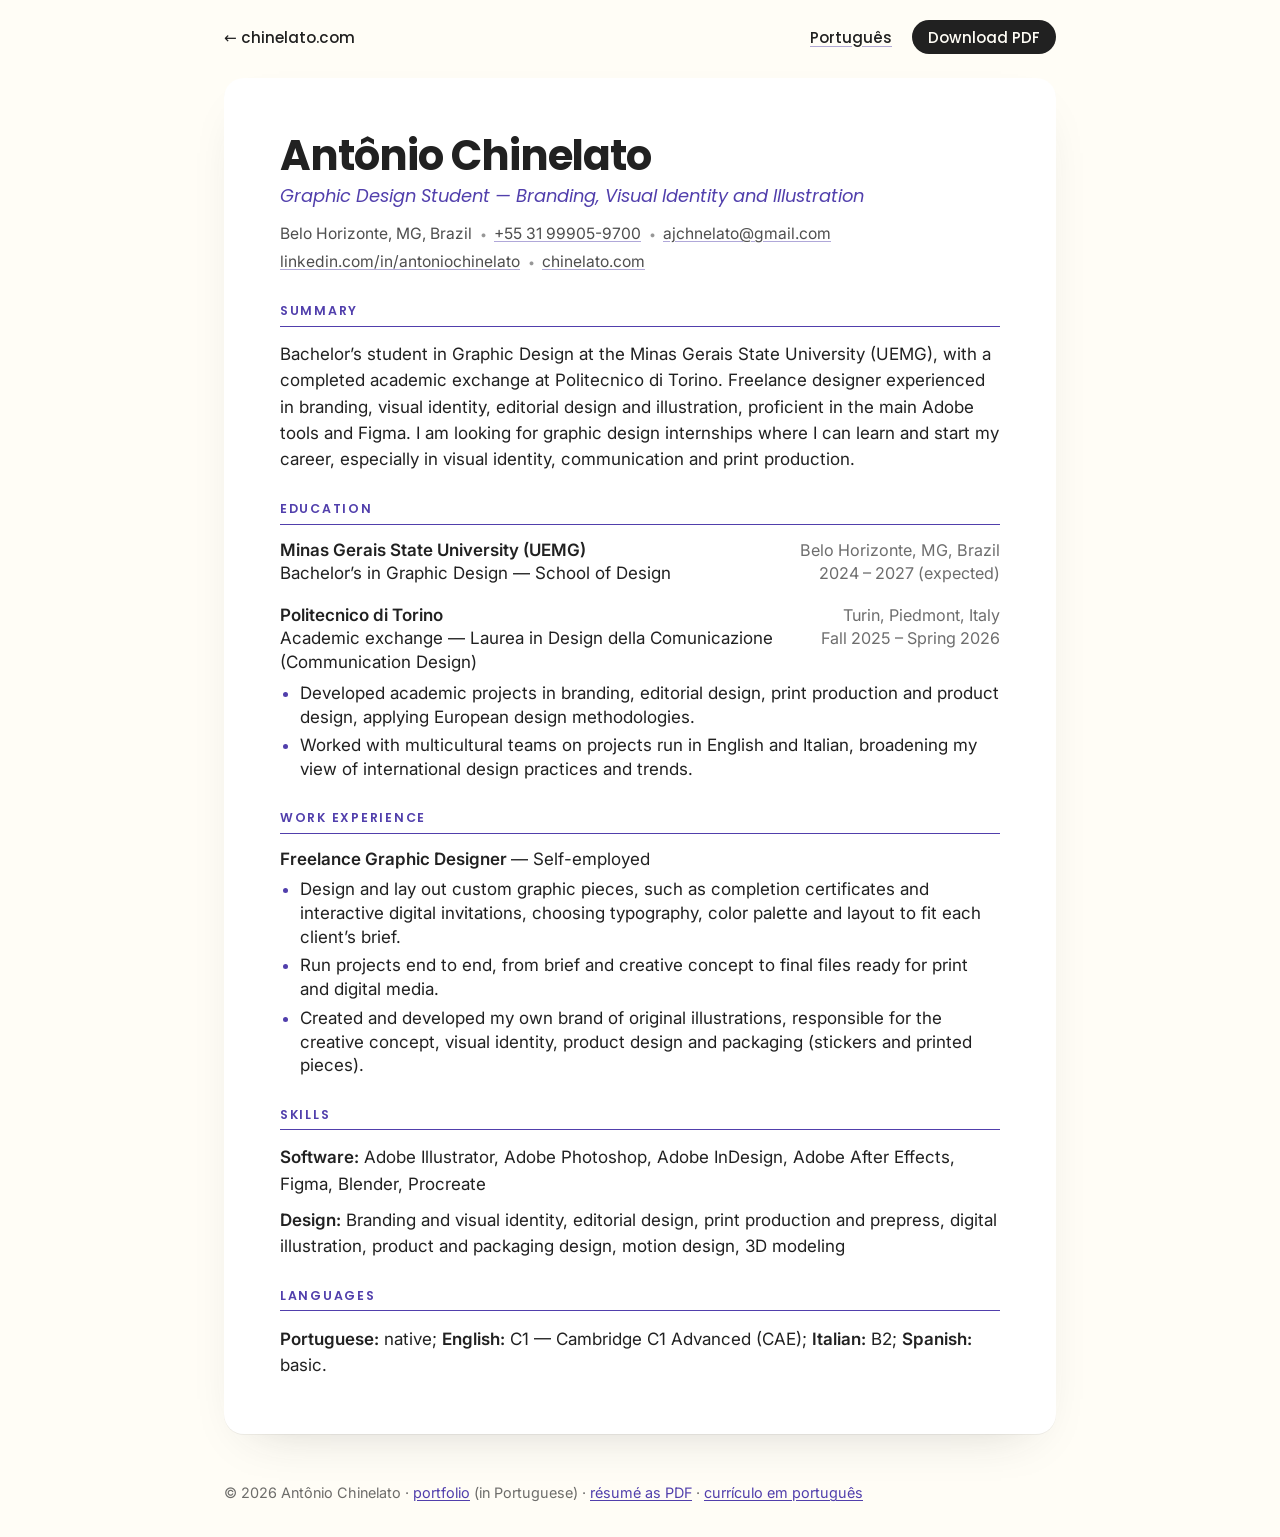
<file: resume.html>
<!DOCTYPE html>
<html lang="en" class="no-js">
<head>
  <meta charset="utf-8">
  <meta name="viewport" content="width=device-width, initial-scale=1">
  <title>Résumé — Antônio Chinelato</title>
  <meta name="description" content="Résumé of Antônio Chinelato, Graphic Design student at UEMG (Brazil) with an academic exchange at Politecnico di Torino. Branding, visual identity, editorial design and illustration.">
  <meta name="author" content="Antônio Chinelato">
  <meta name="theme-color" content="#513fac">
  <link rel="canonical" href="https://chinelato.com/resume.html">
  <link rel="alternate" hreflang="en" href="https://chinelato.com/resume.html">
  <link rel="alternate" hreflang="pt-BR" href="https://chinelato.com/curriculo.html">
  <meta property="og:type" content="profile">
  <meta property="og:locale" content="en_US">
  <meta property="og:locale:alternate" content="pt_BR">
  <meta property="og:title" content="Résumé — Antônio Chinelato">
  <meta property="og:description" content="Graphic Design student — Branding, Visual Identity and Illustration.">
  <meta property="og:url" content="https://chinelato.com/resume.html">
  <meta property="og:image" content="https://chinelato.com/assets/img/og-image.jpg">
  <link rel="icon" href="favicon.svg" type="image/svg+xml">
  <link rel="apple-touch-icon" href="apple-touch-icon.png">
  <link rel="preconnect" href="https://fonts.googleapis.com">
  <link rel="preconnect" href="https://fonts.gstatic.com" crossorigin>
  <link rel="stylesheet" href="https://fonts.googleapis.com/css2?family=Inter:wght@400;600&family=Poppins:ital,wght@0,500;0,600;0,700;1,400&display=swap">
  <link rel="stylesheet" href="css/style.css">
  <link rel="stylesheet" href="css/curriculo.css">
  <script>document.documentElement.className = document.documentElement.className.replace('no-js', 'js');</script>
</head>
<body class="cv">
  <a class="skip-link" href="#conteudo">Skip to content</a>

  <nav class="cv-nav" aria-label="Page">
    <a class="cv-nav__back" href="index.html"><span aria-hidden="true">←</span> chinelato.com</a>
    <div class="cv-nav__actions">
      <a class="cv-nav__lang" href="curriculo.html" hreflang="pt-BR" lang="pt-BR">Português</a>
      <a class="cv-nav__pdf" href="pdf/resume-antonio-chinelato.pdf" type="application/pdf" download="resume-antonio-chinelato.pdf">Download PDF</a>
    </div>
  </nav>

  <main class="cv-page" id="conteudo">
    <header class="cv-header">
      <h1>Antônio Chinelato</h1>
      <p class="cv-role">Graphic Design Student — Branding, Visual Identity and Illustration</p>
      <ul class="cv-contact">
        <li>Belo Horizonte, MG, Brazil</li>
        <li><a href="tel:+5531999059700">+55 31 99905-9700</a></li>
        <li><a href="mailto:ajchnelato@gmail.com">ajchnelato@gmail.com</a></li>
      </ul>
      <ul class="cv-contact">
        <li><a href="https://www.linkedin.com/in/antoniochinelato" rel="me noopener" target="_blank">linkedin.com/in/antoniochinelato</a></li>
        <li><a href="https://chinelato.com/">chinelato.com</a></li>
      </ul>
    </header>

    <section class="cv-section" aria-labelledby="cv-summary">
      <h2 id="cv-summary">Summary</h2>
      <p>Bachelor’s student in Graphic Design at the Minas Gerais State University (UEMG), with a completed academic exchange at Politecnico di Torino. Freelance designer experienced in branding, visual identity, editorial design and illustration, proficient in the main Adobe tools and Figma. I am looking for graphic design internships where I can learn and start my career, especially in visual identity, communication and print production.</p>
    </section>

    <section class="cv-section" aria-labelledby="cv-education">
      <h2 id="cv-education">Education</h2>

      <article class="cv-entry">
        <h3>Minas Gerais State University (UEMG)</h3>
        <p class="cv-entry__where">Belo Horizonte, MG, Brazil</p>
        <p class="cv-entry__what">Bachelor’s in Graphic Design — School of Design</p>
        <p class="cv-entry__when">2024 – 2027 (expected)</p>
      </article>

      <article class="cv-entry">
        <h3>Politecnico di Torino</h3>
        <p class="cv-entry__where">Turin, Piedmont, Italy</p>
        <p class="cv-entry__what">Academic exchange — <span lang="it">Laurea in Design della Comunicazione</span> (Communication Design)</p>
        <p class="cv-entry__when">Fall 2025 – Spring 2026</p>
        <ul class="cv-list">
          <li>Developed academic projects in branding, editorial design, print production and product design, applying European design methodologies.</li>
          <li>Worked with multicultural teams on projects run in English and Italian, broadening my view of international design practices and trends.</li>
        </ul>
      </article>
    </section>

    <section class="cv-section" aria-labelledby="cv-experience">
      <h2 id="cv-experience">Work experience</h2>

      <article class="cv-entry">
        <h3>Freelance Graphic Designer <span class="cv-entry__org">— Self-employed</span></h3>
        <ul class="cv-list">
          <li>Design and lay out custom graphic pieces, such as completion certificates and interactive digital invitations, choosing typography, color palette and layout to fit each client’s brief.</li>
          <li>Run projects end to end, from brief and creative concept to final files ready for print and digital media.</li>
          <li>Created and developed my own brand of original illustrations, responsible for the creative concept, visual identity, product design and packaging (stickers and printed pieces).</li>
        </ul>
      </article>
    </section>

    <section class="cv-section" aria-labelledby="cv-skills">
      <h2 id="cv-skills">Skills</h2>
      <p><strong>Software:</strong> Adobe Illustrator, Adobe Photoshop, Adobe InDesign, Adobe After Effects, Figma, Blender, Procreate</p>
      <p><strong>Design:</strong> Branding and visual identity, editorial design, print production and prepress, digital illustration, product and packaging design, motion design, 3D modeling</p>
    </section>

    <section class="cv-section" aria-labelledby="cv-languages">
      <h2 id="cv-languages">Languages</h2>
      <p><strong>Portuguese:</strong> native; <strong>English:</strong> C1 — Cambridge C1 Advanced (CAE); <strong>Italian:</strong> B2; <strong>Spanish:</strong> basic.</p>
    </section>
  </main>

  <footer class="cv-footer">
    <p>© 2026 Antônio Chinelato · <a href="index.html">portfolio</a> <span>(in Portuguese)</span> · <a href="pdf/resume-antonio-chinelato.pdf" type="application/pdf">résumé as PDF</a> · <a href="curriculo.html" hreflang="pt-BR" lang="pt-BR">currículo em português</a></p>
  </footer>
</body>
</html>
</file>
<file: css/style.css>
/* =========================================================
   Antônio Chinelato — Portfolio 2026
   Palette and type lifted from the original PDF.
   ========================================================= */

:root {
  --cream: #fffdf6;
  --purple: #513fac;
  --ink: #212121;

  --cibho: #2e174c;
  --cibho-teal: #34abab;
  --cibho-yellow: #fec40e;

  --aslain: #2a899a;
  --aslain-deep: #23788a; /* darkened only behind body text (WCAG AA) */

  --estasong: #2884bc;
  --estasong-deep: #1f74a8; /* idem */
  --estasong-pink: #fd72be;

  --font-display:
    "Poppins", ui-sans-serif, system-ui, -apple-system, "Segoe UI", sans-serif;
  --font-body:
    "Inter", ui-sans-serif, system-ui, -apple-system, "Segoe UI", sans-serif;

  --gutter: clamp(1.25rem, 5vw, 5rem);
  --max: 76rem;
  --radius: 1.25rem;
  --section-y: clamp(4rem, 10vw, 8rem);

  --ease: cubic-bezier(0.22, 0.61, 0.36, 1);
  --dur: 0.75s;

  --text: clamp(1.0625rem, 0.95vw + 0.8rem, 1.25rem);
}

/* ---------- reset ---------- */
*,
*::before,
*::after {
  box-sizing: border-box;
}
html {
  -webkit-text-size-adjust: 100%;
  scroll-padding-top: 5.5rem;
}
body {
  margin: 0;
  background: var(--cream);
  color: var(--ink);
  font: 400 var(--text) / 1.6 var(--font-body);
  -webkit-font-smoothing: antialiased;
  overflow-x: clip;
}
img {
  display: block;
  max-width: 100%;
  height: auto;
}
figure {
  margin: 0;
}
ul,
ol {
  margin: 0;
  padding: 0;
  list-style: none;
}
h1,
h2,
h3,
p {
  margin: 0;
}
a {
  color: inherit;
}
strong {
  font-weight: 600;
}

@media (prefers-reduced-motion: no-preference) {
  html {
    scroll-behavior: smooth;
  }
}

:focus-visible {
  outline: 3px solid var(--purple);
  outline-offset: 3px;
  box-shadow: 0 0 0 7px var(--cream);
  border-radius: 0.25rem;
}

.visually-hidden {
  position: absolute !important;
  width: 1px;
  height: 1px;
  padding: 0;
  margin: -1px;
  overflow: hidden;
  clip: rect(0 0 0 0);
  clip-path: inset(50%);
  white-space: nowrap;
  border: 0;
}

.skip-link {
  position: fixed;
  top: 0.75rem;
  left: 0.75rem;
  z-index: 100;
  padding: 0.6rem 1rem;
  background: var(--ink);
  color: var(--cream);
  font: 500 0.95rem var(--font-display);
  border-radius: 999px;
  transform: translateY(-200%);
  transition: transform 0.2s var(--ease);
}
.skip-link:focus {
  transform: none;
}

.container {
  width: min(100% - 2 * var(--gutter), var(--max));
  margin-inline: auto;
}

/* ---------- header / nav ---------- */
.site-header {
  position: fixed;
  inset: 0 0 auto 0;
  z-index: 50;
  transition:
    background 0.35s var(--ease),
    box-shadow 0.35s var(--ease),
    padding 0.35s var(--ease);
  padding-block: clamp(0.75rem, 1.5vw, 1.25rem);
}
.site-header.is-scrolled {
  background: color-mix(in srgb, var(--cream) 85%, transparent);
  backdrop-filter: blur(14px);
  -webkit-backdrop-filter: blur(14px);
  box-shadow: 0 1px 0 rgba(47, 47, 47, 0.08);
  padding-block: 0.55rem;
}
.nav {
  width: min(100% - 2 * var(--gutter), var(--max));
  margin-inline: auto;
  display: flex;
  align-items: center;
  justify-content: space-between;
  gap: 1rem;
}
.nav__brand {
  font: 600 clamp(1rem, 1.4vw, 1.2rem) / 1.05 var(--font-display);
  letter-spacing: -0.01em;
  text-decoration: none;
  color: var(--ink);
  padding: 0.5rem 0;
}
.nav__links {
  display: flex;
  gap: 0.2rem;
  flex-shrink: 0;
  padding: 0.3rem;
  background: var(--ink);
  border-radius: 999px;
}
.nav__links a {
  display: block;
  padding: 0.5rem clamp(0.7rem, 1.4vw, 1.05rem);
  border-radius: 999px;
  color: var(--cream);
  font: 500 0.95rem / 1 var(--font-display);
  text-decoration: none;
  transition:
    background 0.25s var(--ease),
    color 0.25s var(--ease);
}
.nav__links a:hover {
  background: rgba(255, 253, 246, 0.14);
}
.nav__links a[aria-current] {
  background: var(--purple);
}
.nav__links a:focus-visible {
  box-shadow: none;
  outline-color: var(--cream);
  outline-offset: -3px;
}

/* ---------- hero ---------- */
.hero {
  --cols: minmax(0, 1fr) clamp(9rem, 34vw, 34rem);
  --hero-size: clamp(2.4rem, 12.3vw, 13.5rem);
  position: relative;
  display: grid;
  grid-template-columns: var(--cols);
  grid-template-rows: 1fr auto minmax(6rem, 0.28fr);
  min-height: 100vh;
  min-height: 100svh;
  background: var(--cream);
  overflow: hidden;
}
.hero__column {
  grid-column: 2;
  grid-row: 1 / -1;
  background: var(--ink);
  transform-origin: top;
  animation: hero-column 1s var(--ease) both;
}
.hero__name {
  grid-column: 2;
  grid-row: 1;
  align-self: end;
  justify-self: end;
  z-index: 2;
  margin: 0;
  padding: 0 clamp(1rem, 3.5vw, 3.75rem) clamp(0.75rem, 2vw, 1.5rem) 0;
  color: var(--cream);
  font: 600 clamp(1.3rem, 3.5vw, 3.75rem) / 1.08 var(--font-display);
  letter-spacing: -0.02em;
  text-align: right;
  animation: fade-up 0.9s var(--ease) 0.55s both;
}
.hero__name-line {
  display: block;
}

.hero__band {
  position: relative;
  isolation: isolate;
  grid-column: 1 / -1;
  grid-row: 2;
  display: grid;
  grid-template-columns: var(--cols);
  align-items: center;
  padding-block: 0.04em;
  font: 700 var(--hero-size) / 1.02 var(--font-display);
  letter-spacing: -0.045em;
  color: var(--cream);
  z-index: 1;
}
.hero__band::before {
  content: "";
  position: absolute;
  inset: 0;
  z-index: -1;
  background: var(--purple);
  transform-origin: left;
  animation: hero-band 0.95s var(--ease) 0.15s both;
}
.hero__word {
  display: block;
  white-space: nowrap;
}
.hero__word--a {
  padding-left: var(--gutter);
}
.hero__word--b {
  padding-left: clamp(0.6rem, 2vw, 2.25rem);
}
.hero__word .ch {
  display: inline-block;
  animation: rise 0.9s var(--ease) both;
  animation-delay: calc(0.55s + var(--i) * 45ms);
}
.hero__word:not(.is-split) {
  animation: rise 0.9s var(--ease) 0.55s both;
}

.hero__foot {
  grid-column: 1;
  grid-row: 3;
  align-self: end;
  display: flex;
  align-items: flex-end;
  justify-content: space-between;
  gap: 1rem;
  padding: 0 var(--gutter) clamp(1.25rem, 3vw, 2.5rem);
  animation: fade-up 0.9s var(--ease) 1.3s both;
}
.hero__caption {
  font: italic 400 clamp(0.95rem, 1.3vw, 1.15rem) / 1.3 var(--font-display);
  color: var(--purple);
}
.hero__scroll {
  font: 500 0.9rem / 1 var(--font-display);
  color: var(--ink);
  text-decoration: none;
  white-space: nowrap;
  opacity: 0.8;
  transition:
    opacity 0.3s var(--ease),
    transform 0.3s var(--ease);
}
.hero__scroll span {
  display: inline-block;
  animation: nudge 1.8s ease-in-out infinite;
}
.hero__scroll:hover {
  opacity: 1;
}
html.is-scrolled .hero__scroll {
  opacity: 0;
  pointer-events: none;
}

@keyframes hero-column {
  from {
    transform: scaleY(0);
  }
}
@keyframes hero-band {
  from {
    transform: scaleX(0);
  }
}
@keyframes rise {
  from {
    opacity: 0;
    transform: translateY(0.35em);
  }
}
@keyframes fade-up {
  from {
    opacity: 0;
    transform: translateY(0.75rem);
  }
}
@keyframes nudge {
  0%,
  100% {
    transform: translateY(0);
  }
  50% {
    transform: translateY(0.2em);
  }
}

/* ---------- shared components ---------- */
.pill {
  display: inline-block;
  padding: 0.32em 0.7em 0.38em;
  border-radius: 0.5em;
  background: var(--ink);
  color: var(--cream);
  font: 600 clamp(1.7rem, 3.6vw, 3.1rem) / 1.12 var(--font-display);
  letter-spacing: -0.02em;
  max-width: 100%;
  text-wrap: balance;
}
.pill--lg {
  font-size: clamp(1.85rem, 4.2vw, 3.6rem);
}
.pill--purple {
  background: var(--purple);
}

.kicker {
  font: italic 400 clamp(1.2rem, 1.9vw, 1.65rem) / 1.25 var(--font-display);
  letter-spacing: -0.01em;
}

.chips {
  display: flex;
  flex-wrap: wrap;
  gap: 0.55rem;
}
.chips li {
  padding: 0.5em 0.95em;
  background: var(--ink);
  color: var(--cream);
  border-radius: 0.6em;
  font: 400 clamp(0.95rem, 1.1vw, 1.1rem) / 1.2 var(--font-body);
  transition:
    transform 0.35s var(--ease),
    background 0.35s var(--ease);
}
.chips li:hover {
  transform: translateY(-3px);
  background: #3a3a3a;
}

/* ---------- about ---------- */
.about {
  background: var(--purple);
  color: var(--cream);
  padding-block: var(--section-y) clamp(3rem, 7vw, 6rem);
}
.about__grid {
  display: grid;
  grid-template-columns: minmax(0, 1.1fr) minmax(0, 0.9fr);
  gap: clamp(2.5rem, 6vw, 6rem);
  align-items: start;
}
.about__intro p {
  margin-top: 1.4rem;
  max-width: 34rem;
}
.about__intro .pill {
  margin-bottom: 0.6rem;
}
.about__tags .kicker {
  margin-bottom: 0.9rem;
}
.about__tags .chips + .kicker {
  margin-top: 2.25rem;
}

/* ---------- projects intro / index ---------- */
.projects-intro {
  background: var(--purple);
  color: var(--cream);
  padding-block: clamp(3rem, 7vw, 6rem) var(--section-y);
}
.index {
  margin-top: clamp(2rem, 4vw, 3.5rem);
  border-top: 1px solid rgba(255, 253, 246, 0.22);
  counter-reset: none;
}
.index__item a {
  display: grid;
  grid-template-columns: 3.5rem minmax(0, 1fr) minmax(0, 1.4fr);
  align-items: baseline;
  gap: 1rem 1.5rem;
  padding: 1.1rem 0.75rem;
  border-bottom: 1px solid rgba(255, 253, 246, 0.22);
  text-decoration: none;
  color: var(--cream);
  position: relative;
  transition: padding-left 0.4s var(--ease);
}
.index__item a::before {
  content: "";
  position: absolute;
  left: 0;
  top: 0;
  bottom: 0;
  width: 0.35rem;
  background: var(--accent);
  transform: scaleY(0);
  transform-origin: bottom;
  transition: transform 0.4s var(--ease);
}
.index__item a:hover::before,
.index__item a:focus-visible::before {
  transform: scaleY(1);
}
.index__item a:hover {
  padding-left: 1.5rem;
}
.index__num {
  font: 500 0.95rem var(--font-display);
  opacity: 0.7;
}
.index__name {
  font: 600 clamp(1.4rem, 2.4vw, 2rem) / 1.1 var(--font-display);
  letter-spacing: -0.02em;
}
.index__type {
  font: italic 400 clamp(0.95rem, 1.2vw, 1.1rem) / 1.35 var(--font-display);
  opacity: 0.85;
}

/* ---------- project blocks ---------- */
.project__hero {
  display: grid;
  grid-template-rows: 1fr auto;
  min-height: clamp(26rem, 78vh, 46rem);
  padding: clamp(6rem, 14vh, 8rem) var(--gutter) clamp(2rem, 5vw, 3.5rem);
  color: var(--cream);
}
.project__logo {
  place-self: center;
  width: min(100%, 58rem);
  height: auto;
}
.project__logo--aslain {
  width: min(70%, 40rem);
}
.project__logo--estasong {
  width: min(85%, 40rem);
}
.project__title {
  font: 600 clamp(1.1rem, 1.6vw, 1.35rem) / 1.3 var(--font-display);
  letter-spacing: -0.01em;
  margin-top: clamp(2rem, 6vh, 4rem);
}
.project__type {
  display: block;
  font-weight: 400;
}

.project--cibho .project__hero {
  background: var(--cibho);
}
.project--aslain .project__hero {
  background: var(--aslain);
}
.project--estasong .project__hero {
  background: var(--estasong);
}

.project__body {
  padding-block: var(--section-y);
}
.project__body--cream {
  background: var(--cream);
  color: var(--ink);
}
.project__body--cibho {
  background: var(--cibho);
  color: var(--cream);
  overflow: hidden;
}
.project__body--aslain-deep {
  background: var(--aslain-deep);
  color: var(--cream);
  padding-block: 0;
}
.project__body--estasong-deep {
  background: var(--estasong-deep);
  color: var(--cream);
  padding-block: 0;
}

.split {
  display: grid;
  grid-template-columns: minmax(0, 1fr) minmax(0, 1.15fr);
  gap: clamp(2.5rem, 6vw, 6rem);
  align-items: center;
}
.split--reverse {
  grid-template-columns: minmax(0, 1.15fr) minmax(0, 1fr);
}
.split--reverse .split__text {
  order: 2;
}
.split__text {
  max-width: 32rem;
}
.split__text p + p {
  margin-top: 1.4rem;
}

/* full-bleed text | image */
.bleed {
  display: grid;
  grid-template-columns: minmax(0, 1fr) minmax(0, 1fr);
}
.bleed__text {
  align-self: center;
  justify-self: end;
  width: min(100%, calc(var(--max) / 2));
  padding: var(--section-y) clamp(2rem, 5vw, 5rem) var(--section-y)
    var(--gutter);
}
.bleed__text p {
  max-width: 30rem;
}
.bleed__text p + p {
  margin-top: 1.4rem;
}
.bleed__media {
  position: relative;
  min-height: clamp(24rem, 80vh, 52rem);
  overflow: hidden;
}
.bleed__media img {
  position: absolute;
  inset: 0;
  width: 100%;
  height: 100%;
  object-fit: cover;
}
.bleed__media--stack {
  display: grid;
  grid-template-rows: 1fr 1fr;
}
.bleed__media--stack figure {
  position: relative;
  overflow: hidden;
}
.bleed__media--stack img {
  position: absolute;
  inset: 0;
  width: 100%;
  height: 100%;
  object-fit: cover;
}

/* image cards */
.card-img {
  border-radius: var(--radius);
  overflow: hidden;
  aspect-ratio: 3 / 4;
  background: rgba(47, 47, 47, 0.06);
}
.card-img img {
  width: 100%;
  height: 100%;
  object-fit: cover;
  transition: transform 1s var(--ease);
}
.card-img:hover img {
  transform: scale(1.04);
}
.card-img--wide {
  aspect-ratio: 16 / 9;
  grid-column: 1 / -1;
}

.pattern-grid {
  display: grid;
  grid-template-columns: 1fr 1fr;
  gap: clamp(1rem, 2vw, 1.5rem);
}
.mosaic {
  display: grid;
  grid-template-columns: 1fr 1fr;
  gap: clamp(1rem, 2vw, 1.5rem);
}
.mosaic .card-img:not(.card-img--wide) {
  aspect-ratio: 1;
}

/* CiBho? collage */
.collage--cibho {
  display: grid;
  grid-template-columns: minmax(0, 0.85fr) minmax(0, 1.15fr) minmax(0, 1fr);
  gap: clamp(2rem, 4vw, 4rem);
  align-items: center;
}
.collage__phone img {
  width: min(100%, 22rem);
  margin-inline: auto;
  filter: drop-shadow(0 30px 40px rgba(0, 0, 0, 0.35));
}
.collage__objects {
  position: relative;
  display: grid;
  gap: clamp(1rem, 3vw, 2.5rem);
}
.collage__hat {
  width: 70%;
  justify-self: end;
}
.collage__brochure {
  width: 92%;
}
.collage__objects img {
  filter: drop-shadow(0 24px 30px rgba(0, 0, 0, 0.3));
}
.collage__text p {
  max-width: 24rem;
}

.float {
  animation: float var(--t, 8s) ease-in-out var(--delay, 0s) infinite;
  transform: rotate(var(--r, 0deg));
}
@keyframes float {
  0%,
  100% {
    transform: translateY(0) rotate(var(--r, 0deg));
  }
  50% {
    transform: translateY(-14px) rotate(var(--r, 0deg));
  }
}

/* ---------- contact ---------- */
.contact__top {
  background: var(--ink);
  display: grid;
  place-items: center;
  text-align: center;
  padding: clamp(6rem, 16vh, 10rem) var(--gutter);
}
.contact__links {
  background: var(--cream);
  padding: clamp(3rem, 7vw, 5rem) var(--gutter);
  text-align: center;
}
.contact__links li + li {
  margin-top: 0.5rem;
}
.contact__links a {
  display: inline-block;
  font: italic 400 clamp(1.2rem, 2.6vw, 2.1rem) / 1.35 var(--font-display);
  color: var(--purple);
  text-decoration-thickness: 0.08em;
  text-underline-offset: 0.12em;
  transition:
    color 0.3s var(--ease),
    text-decoration-thickness 0.3s var(--ease);
  overflow-wrap: anywhere;
}
.contact__links a:hover {
  color: var(--ink);
  text-decoration-thickness: 0.14em;
}

/* ---------- footer ---------- */
.site-footer {
  background: var(--cream);
  border-top: 1px solid rgba(47, 47, 47, 0.1);
  padding: 1.5rem 0 2rem;
  font: 400 0.9rem / 1.5 var(--font-body);
  color: rgba(47, 47, 47, 0.75);
}
.site-footer__inner {
  display: flex;
  flex-wrap: wrap;
  justify-content: space-between;
  gap: 0.5rem 1.5rem;
}
.site-footer a {
  color: var(--purple);
  text-underline-offset: 0.15em;
}
.site-footer a:hover {
  color: var(--ink);
}

/* ---------- scroll reveal ---------- */
html.js .reveal {
  opacity: 0;
  transform: translateY(1.6rem);
  transition:
    opacity var(--dur) var(--ease),
    transform var(--dur) var(--ease);
  transition-delay: var(--d, 0s);
  will-change: opacity, transform;
}
html.js .reveal--zoom {
  transform: scale(0.94);
}
html.js .reveal.is-visible {
  opacity: 1;
  transform: none;
}

/* ---------- responsive ---------- */
@media (max-width: 56rem) {
  .about__grid,
  .split,
  .split--reverse {
    grid-template-columns: 1fr;
  }
  .split--reverse .split__text {
    order: 0;
  }
  .bleed {
    grid-template-columns: 1fr;
  }
  .bleed__text {
    justify-self: stretch;
    width: 100%;
    padding-inline: var(--gutter);
  }
  .bleed__media {
    min-height: 0;
    aspect-ratio: 4 / 5;
  }
  .bleed__media--stack {
    aspect-ratio: auto;
    grid-template-rows: none;
  }
  .bleed__media--stack figure {
    aspect-ratio: 16 / 10;
  }
  .collage--cibho {
    grid-template-columns: minmax(0, 1fr) minmax(0, 1fr);
  }
  .collage__text {
    grid-column: 1 / -1;
    order: -1;
  }
  .index__item a {
    grid-template-columns: 2.5rem minmax(0, 1fr);
  }
  .index__type {
    grid-column: 2;
  }
}
@media (max-width: 40rem) {
  .hero {
    --cols: minmax(0, 1fr) 44vw;
    --hero-size: clamp(2.2rem, 10.4vw, 13.5rem);
  }
  .hero__name {
    font-size: clamp(1.25rem, 6.4vw, 1.9rem);
  }
  .nav__brand {
    font-size: 0.88rem;
  }
  .nav__links a {
    padding: 0.45rem 0.6rem;
    font-size: 0.82rem;
  }
  .pattern-grid {
    gap: 0.75rem;
  }
  .mosaic {
    gap: 0.75rem;
  }
  .collage--cibho {
    grid-template-columns: 1fr;
  }
  .collage__phone img {
    width: min(70%, 18rem);
  }
  .collage__objects {
    grid-template-columns: 1fr 1fr;
    align-items: center;
  }
  .collage__hat {
    width: 100%;
  }
  .collage__brochure {
    width: 100%;
  }
}

@media (max-width: 22.5rem) {
  .nav__brand {
    display: none;
  }
}

/* ---------- reduced motion ---------- */
@media (prefers-reduced-motion: reduce) {
  *,
  *::before,
  *::after {
    animation-duration: 0.001ms !important;
    animation-iteration-count: 1 !important;
    transition-duration: 0.001ms !important;
  }
  html.js .reveal {
    opacity: 1;
    transform: none;
  }
  .float {
    animation: none;
  }
}

/* ---------- print → 16:9 slide deck (tools/build-pdf.mjs) ----------
   Each block below becomes one landscape page. Keep new sections in this list. */
@media print {
  @page {
    size: 13.333in 7.5in;
    margin: 0;
  }
  html {
    scroll-behavior: auto;
  }
  *,
  *::before,
  *::after {
    -webkit-print-color-adjust: exact;
    print-color-adjust: exact;
    animation: none !important;
    transition: none !important;
  }
  .site-header,
  .skip-link,
  .hero__scroll,
  .site-footer {
    display: none !important;
  }
  html.js .reveal {
    opacity: 1;
    transform: none;
  }
  .float {
    transform: rotate(var(--r, 0deg));
  }

  .hero,
  .about,
  .projects-intro,
  .project__hero,
  .project__body,
  .contact {
    height: 7.5in;
    overflow: hidden;
    break-after: page;
    break-inside: avoid;
  }
  .hero {
    min-height: 0;
  }
  .about,
  .projects-intro {
    display: grid;
    align-content: center;
    padding-block: 0;
  }
  .project__hero {
    min-height: 0;
    padding-block: 0.9in 0.6in;
  }
  .project__body {
    padding-block: 0;
    display: grid;
    align-content: center;
  }
  .project__body--aslain-deep,
  .project__body--estasong-deep {
    display: block;
  }
  .bleed {
    height: 7.5in;
  }
  .bleed__text {
    padding-block: 0;
  }
  .bleed__media {
    min-height: 0;
    height: 7.5in;
  }
  .collage__phone img {
    width: min(100%, 17rem);
  }
  .mosaic .card-img--wide {
    aspect-ratio: 2 / 1;
  }
  .card-img img,
  .bleed__media img {
    transform: none !important;
  }
  .contact {
    display: grid;
    grid-template-rows: 1fr auto;
    break-after: auto;
  }
  .contact__top {
    padding-block: 0;
  }
}
</file>
<file: css/curriculo.css>
/* =========================================================
   Currículo — screen layout + A4 print (tools/build-pdf.mjs)
   Uses the tokens from style.css.
   ========================================================= */

.cv { font-size: clamp(1rem, .3vw + .9rem, 1.0625rem); line-height: 1.55; }

.cv-nav {
  width: min(100% - 2 * var(--gutter), 52rem);
  margin: 0 auto;
  padding: 1.25rem 0 0;
  display: flex; justify-content: space-between; align-items: center; gap: 1rem;
  font: 500 .95rem / 1 var(--font-display);
}
.cv-nav a { text-decoration: none; color: var(--ink); }
.cv-nav__back:hover { color: var(--purple); }
.cv-nav__actions { display: flex; align-items: center; gap: 1.25rem; }
.cv-nav__lang { text-decoration: underline !important; text-decoration-color: rgba(81, 63, 172, .45) !important; text-underline-offset: .2em; }
.cv-nav__lang:hover { color: var(--purple) !important; }
.cv-nav__pdf {
  padding: .6rem 1rem;
  background: var(--ink); color: var(--cream) !important;
  border-radius: 999px;
  transition: background .25s var(--ease);
}
.cv-nav__pdf:hover { background: var(--purple); }

.cv-page {
  width: min(100% - 2 * var(--gutter), 52rem);
  margin: 1.5rem auto 3rem;
  padding: clamp(1.75rem, 5vw, 3.5rem) clamp(1.5rem, 5vw, 3.5rem);
  background: #fff;
  border-radius: var(--radius);
  box-shadow: 0 1px 0 rgba(47, 47, 47, .06), 0 20px 50px -30px rgba(47, 47, 47, .25);
}

.cv-header h1 {
  font: 700 clamp(1.9rem, 4vw, 2.6rem) / 1.05 var(--font-display);
  letter-spacing: -.025em;
}
.cv-role {
  margin-top: .35rem;
  font: italic 400 clamp(1rem, 1.4vw, 1.15rem) / 1.35 var(--font-display);
  color: var(--purple);
}
.cv-contact {
  margin-top: .9rem;
  display: flex; flex-wrap: wrap; gap: .25rem 0;
  font-size: .92em;
  color: rgba(47, 47, 47, .85);
}
.cv-contact + .cv-contact { margin-top: .25rem; }
.cv-contact li + li::before { content: "•"; margin: 0 .6em; font-size: .8em; color: rgba(47, 47, 47, .5); }
.cv-contact a { color: inherit; text-decoration-color: rgba(81, 63, 172, .45); text-underline-offset: .15em; }
.cv-contact a:hover { color: var(--purple); }

.cv-section { margin-top: 1.9rem; }
.cv-section h2 {
  font: 600 .78rem / 1 var(--font-display);
  letter-spacing: .14em; text-transform: uppercase;
  color: var(--purple);
  padding-bottom: .5rem; margin-bottom: .9rem;
  border-bottom: 1.5px solid var(--purple);
}
.cv-section p + p { margin-top: .6rem; }

.cv-entry {
  display: grid;
  grid-template-columns: minmax(0, 1fr) auto;
  gap: 0 1.5rem;
  align-items: baseline;
  line-height: 1.4;
}
.cv-entry + .cv-entry { margin-top: 1.15rem; }
.cv-section .cv-entry p { margin-top: 0; }   /* beats .cv-section p + p */
.cv-entry h3 { font: 600 1em / 1.35 var(--font-body); grid-column: 1; }
.cv-entry__org { font-weight: 400; }
.cv-entry__what { grid-column: 1; }
.cv-entry__where, .cv-entry__when { grid-column: 2; text-align: right; color: rgba(47, 47, 47, .7); font-size: .95em; white-space: nowrap; }
.cv-entry__where { grid-row: 1; }
.cv-entry__when { grid-row: 2; }
.cv-entry .cv-list { grid-column: 1 / -1; }

.cv-list { list-style: disc; padding-left: 1.25rem; margin-top: .45rem; }
.cv-list li + li { margin-top: .3rem; }
.cv-list li::marker { color: var(--purple); }

.cv-footer {
  width: min(100% - 2 * var(--gutter), 52rem);
  margin: 0 auto 2rem;
  font-size: .9rem; color: rgba(47, 47, 47, .7);
}
.cv-footer a { color: var(--purple); text-underline-offset: .15em; }

@media (max-width: 36rem) {
  .cv-nav { font-size: .85rem; gap: .75rem; }
  .cv-nav a { white-space: nowrap; }
  .cv-nav__actions { gap: .9rem; }
  .cv-nav__pdf { padding: .55rem .85rem; }
  .cv-entry { grid-template-columns: 1fr; }
  .cv-entry__where, .cv-entry__when { grid-column: 1; grid-row: auto; text-align: left; white-space: normal; }
  .cv-contact { flex-direction: column; }
  .cv-contact li + li::before { content: none; }
}

/* ---------- print: one A4 page ---------- */
@media print {
  @page { size: A4; margin: 14mm 16mm 16mm; }
  .cv { background: #fff; font-size: 10.75pt; line-height: 1.5; }
  .cv-nav, .cv-footer, .skip-link { display: none !important; }
  .cv-page { width: auto; margin: 0; padding: 0; background: none; border-radius: 0; box-shadow: none; }
  .cv-header h1 { font-size: 24pt; }
  .cv-role { font-size: 11pt; }
  .cv-contact { font-size: 10pt; margin-top: .6rem; }
  .cv-contact + .cv-contact { margin-top: .15rem; }
  .cv-contact a { text-decoration: none; color: inherit; }
  .cv-section { margin-top: 1.1rem; break-inside: avoid; }
  .cv-section h2 { font-size: 8.5pt; margin-bottom: .6rem; padding-bottom: .35rem; }
  .cv-entry + .cv-entry { margin-top: .7rem; }
  .cv-list li + li { margin-top: .15rem; }
  a[href^="http"]::after { content: none; }
}
</file>
